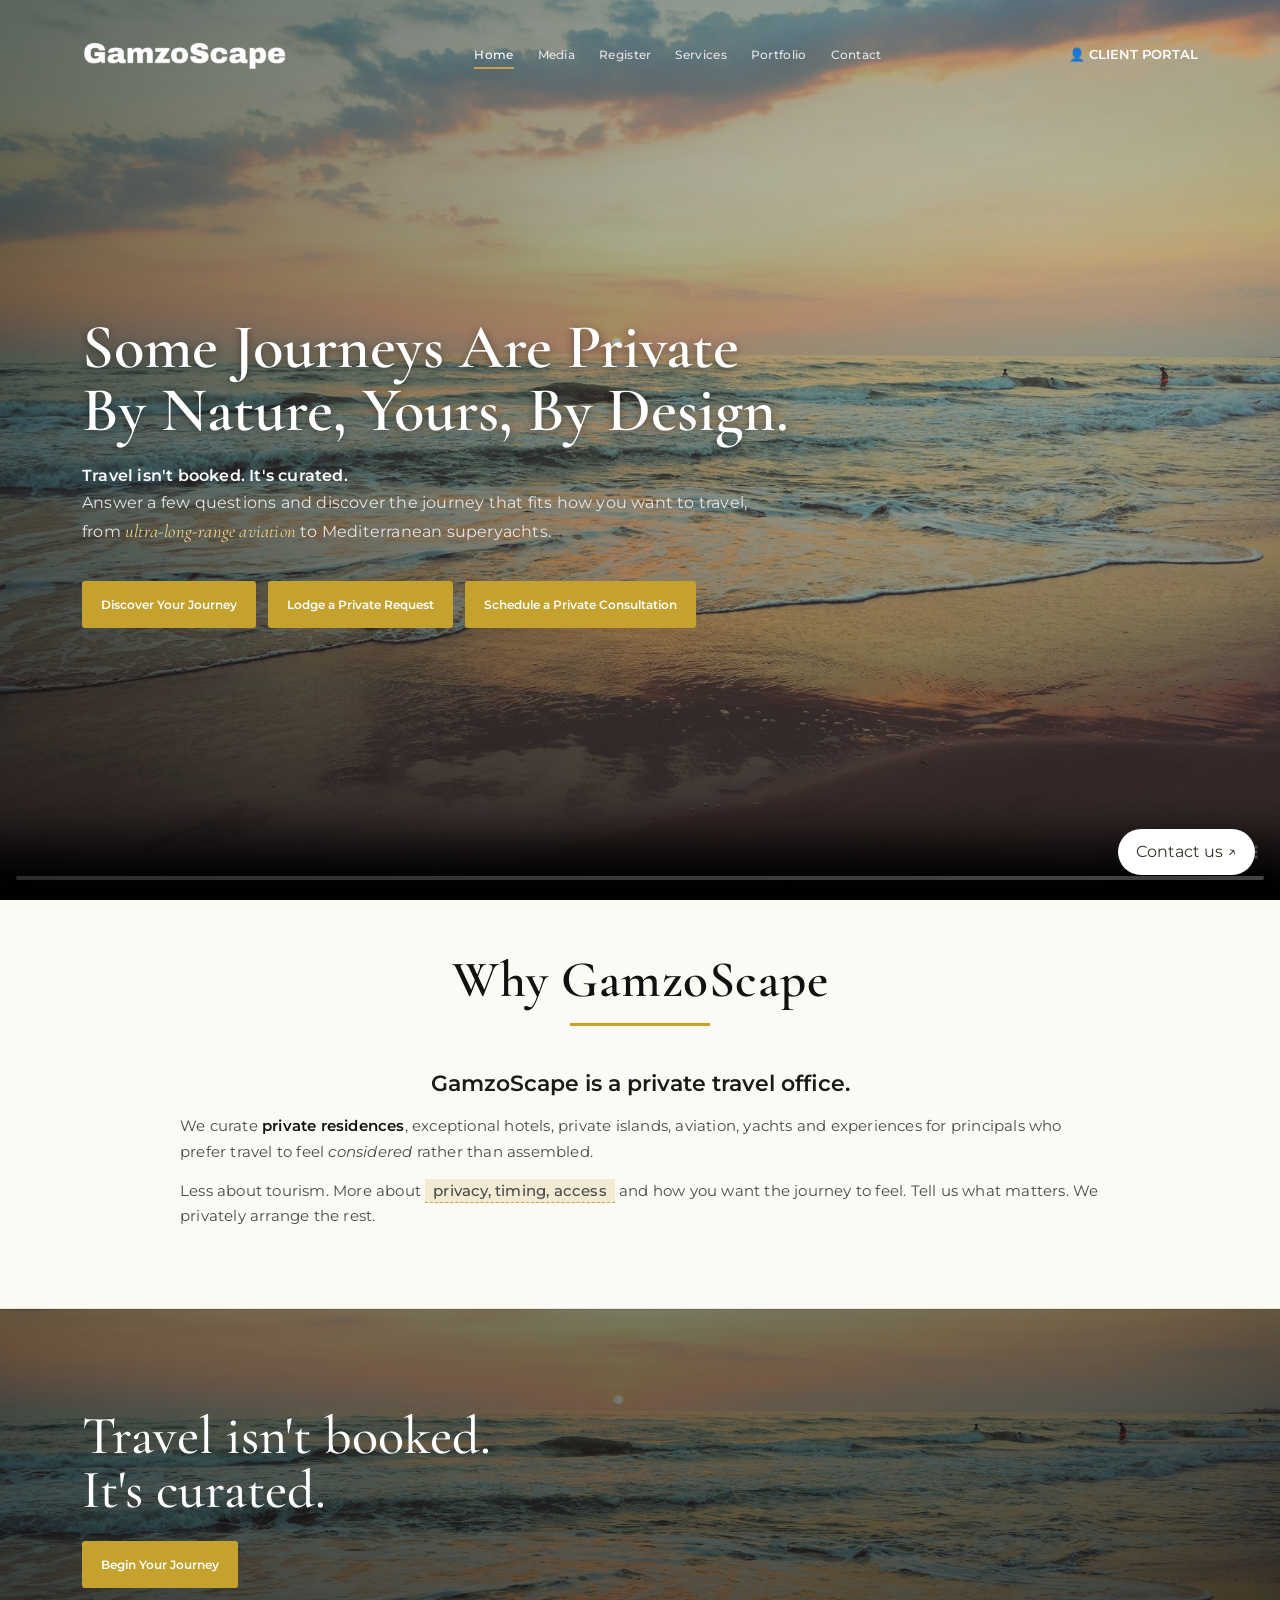
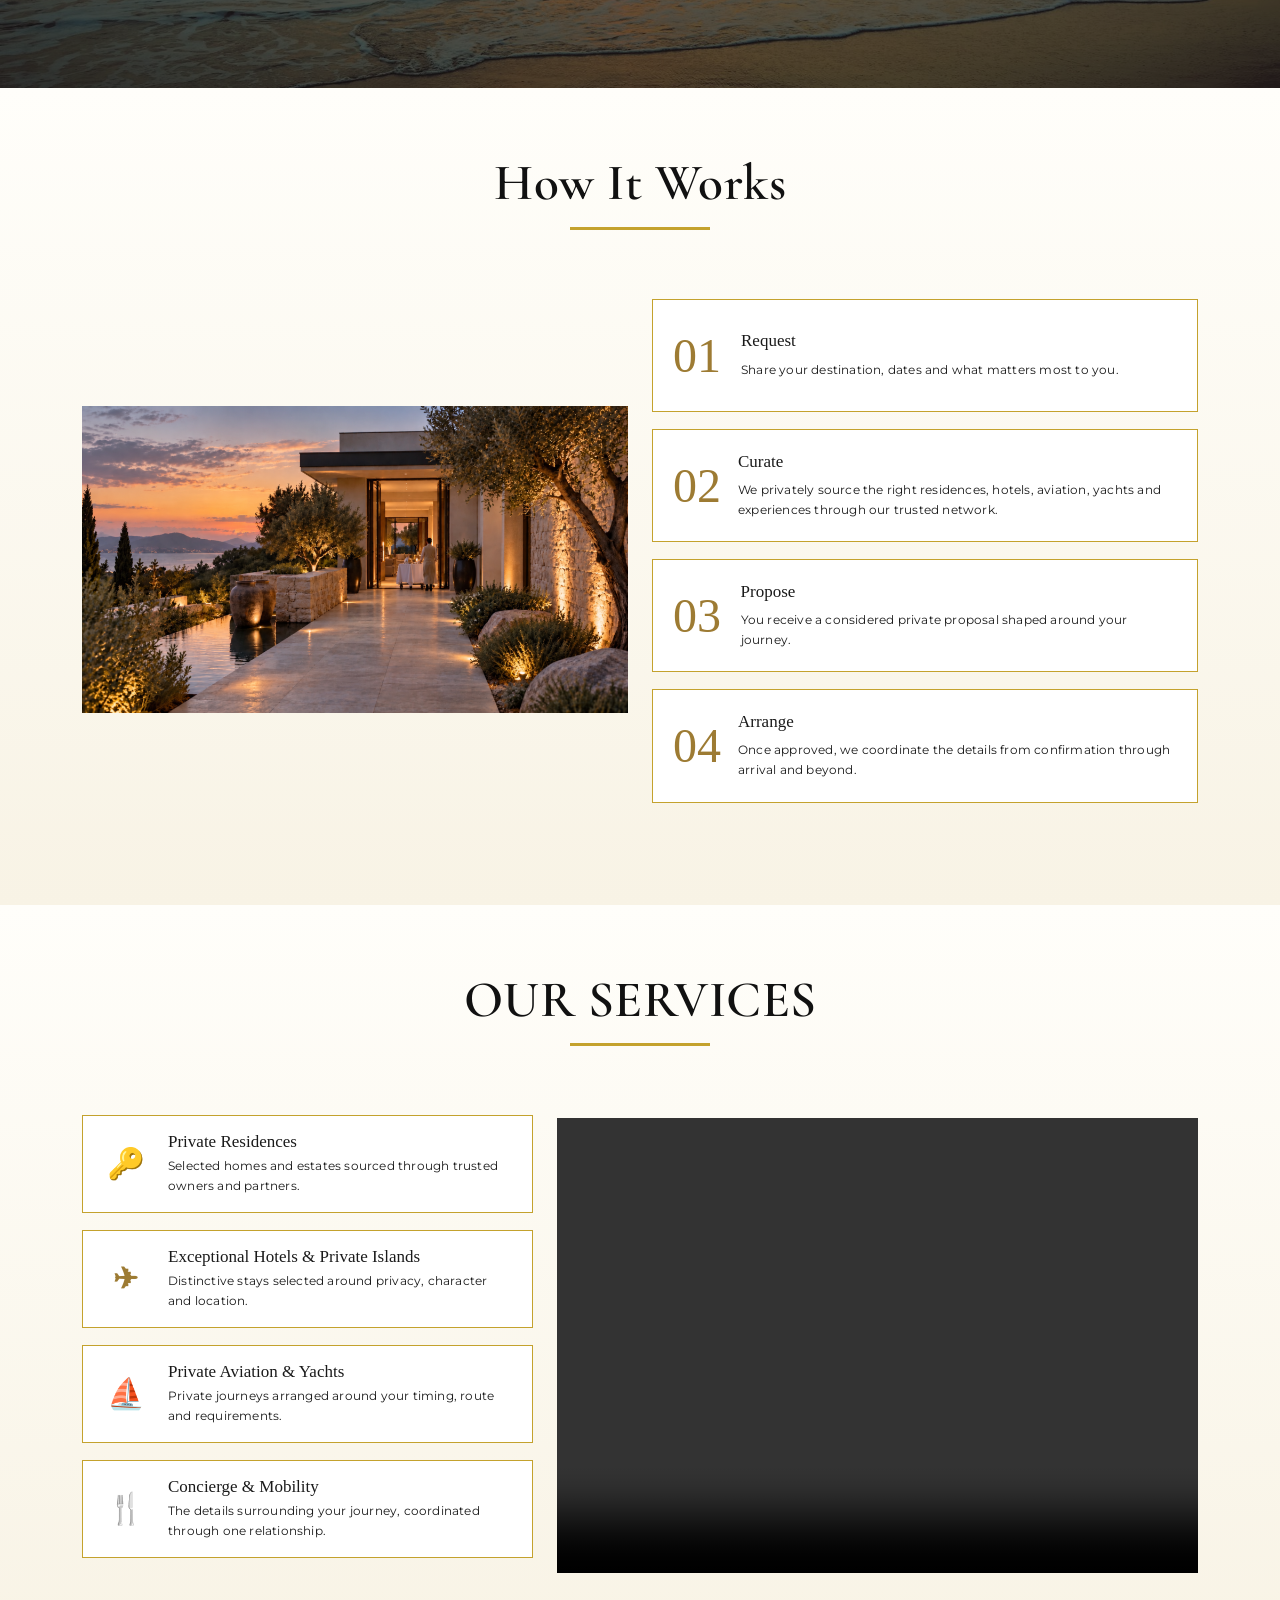
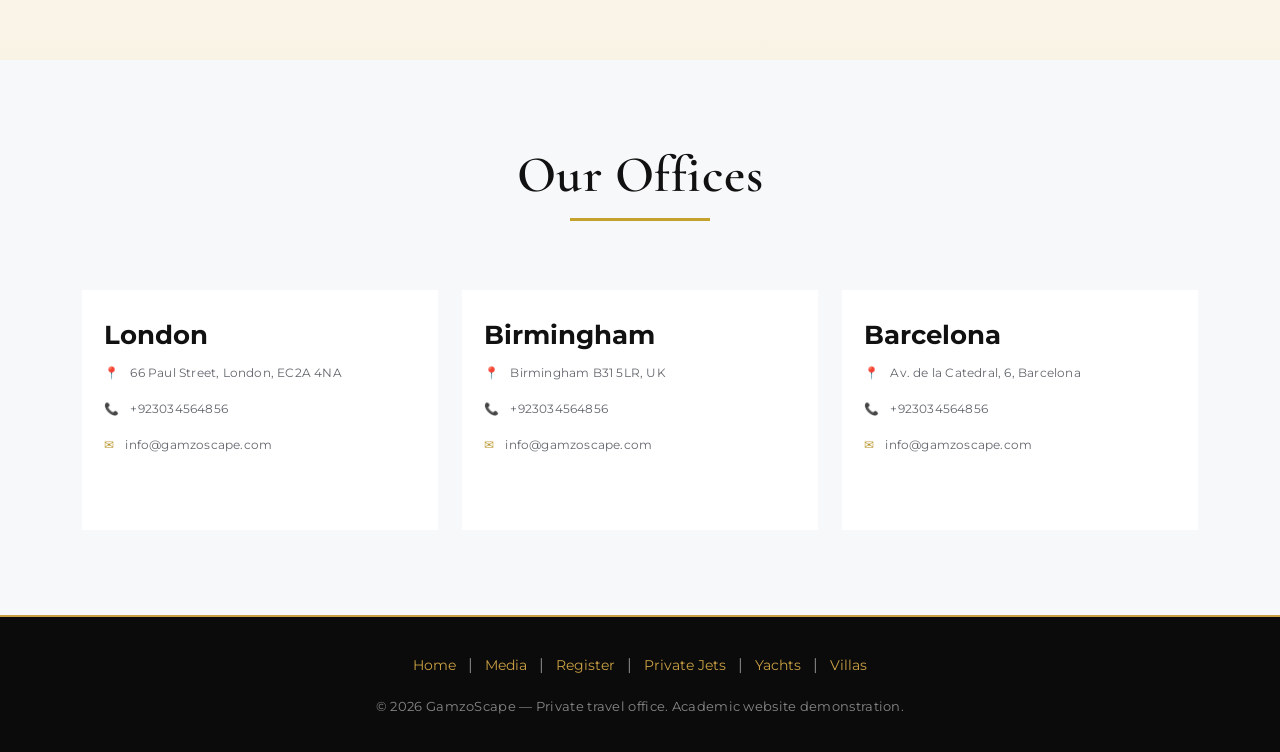
<file: index.html>
<!DOCTYPE html>
<html lang="en">
<head>
  <meta charset="UTF-8">
  <meta name="viewport" content="width=device-width, initial-scale=1.0">
  <title>GamzoScape — Private Travel Office</title>
  
  <link href="css/bootstrap.min.css" rel="stylesheet">
  <link rel="preconnect" href="https://fonts.googleapis.com">
  <link rel="preconnect" href="https://fonts.gstatic.com" crossorigin>
  <link href="https://fonts.googleapis.com/css2?family=Cormorant+Garamond:wght@500;600;700&family=Montserrat:wght@300;400;500;600&display=swap" rel="stylesheet">
  <link rel="stylesheet" href="css/home.css">
</head>
<body id="home-page">

  <main id="main"><section id="hero-banner" class="hero-section">
    <video class="hero-bg-video" autoplay muted loop playsinline controls poster="assets/images/journey.jpg">
      <source src="assets/video/Private-travel-office.mp4" type="video/mp4">
    </video>
    <div class="hero-video-overlay"></div>

    <!-- Navigation Bar (Style 1: Transparent Glass Overlay) -->
    <header class="gamzo-header">
      <div class="container d-flex flex-wrap justify-content-between align-items-center">
        <div class="logo-area">
          <a href="index.html">
            <img src="assets/images/logo.png" alt="GamzoScape Logo" class="brand-logo-img">
          </a>
        </div>

        <nav class="main-nav" aria-label="Main navigation">
          <ul class="d-flex flex-wrap list-unstyled mb-0 gap-4">
            <li><a href="index.html" class="active" aria-current="page">Home</a></li>
            <li><a href="media.html">Media</a></li>
            <li><a href="register.html">Register</a></li>
            <li><a href="services.html">Services</a></li>
            <li><a href="portfolio.html">Portfolio</a></li>
            <li><a href="contact.html">Contact</a></li>
          </ul>
        </nav>

        <div class="header-actions">
          <a href="register.html" class="login-btn">&#128100; CLIENT PORTAL</a>
        </div>
      </div>
    </header>

    <div class="container hero-body-wrapper">
      <div class="row">
        <div class="col-lg-8 hero-content">
          
          <h1 class="hero-headline">
            Some Journeys Are Private<br>
            By Nature, <span>Yours, By Design.</span>
          </h1>
          <p class="hero-subtext">
            <strong>Travel isn't booked. It's curated.</strong><br>
            Answer a few questions and discover the journey that fits how you want to travel, from <em class="serif-italic">ultra-long-range aviation</em> to Mediterranean superyachts.
          </p>
          <div class="hero-cta-group">
            <a href="media.html" class="btn-gamzo btn-gold">Discover Your Journey</a> <a href="register.html" class="btn-gamzo btn-gold">Lodge a Private Request</a> <a href="register.html#request-form" class="btn-gamzo btn-gold">Schedule a Private Consultation</a>
          </div>
        </div>
      </div>
    </div>
  </section>

  <section id="why-gamzoscape" class="intro-section text-center">
    <div class="container">
      <h2 class="serif-heading">Why GamzoScape</h2>
      <div class="gold-divider"></div>
      <div class="intro-copy-wrapper mx-auto">
        <h3 class="intro-bold-lead">GamzoScape is a private travel office.</h3>
        <p class="intro-paragraph">
          We curate <strong>private residences</strong>, exceptional hotels, private islands, aviation, yachts and experiences for principals who prefer travel to feel <em>considered</em> rather than assembled.
        </p>
        <p class="intro-paragraph-sub">
          Less about tourism. More about <span class="inline-highlight">privacy, timing, access</span> and how you want the journey to feel. Tell us what matters. We privately arrange the rest.
        </p>
      </div>
    </div>
  </section>

  <section class="quote-banner text-center">
    <div class="container">
      <div class="quote-banner-content">
        <h2 class="quote-banner-title">Travel isn't booked.<br>It's curated.</h2>
        <a href="register.html" class="btn-gamzo btn-gold">Begin Your Journey</a>
      </div>
    </div>
  </section>

  <section class="workflow-section">
    <div class="container">
      <h2 class="serif-heading text-center">How It Works</h2>
      <div class="gold-divider"></div>

      <div class="row align-items-center g-4 mt-2">
        <div class="col-lg-6">
          <img src="assets/images/1.png" alt="Private Luxury Residence" class="img-fluid rounded shadow featured-villa-img">
        </div>
        <div class="col-lg-6">
          <div class="step-card">
            <span class="step-counter">01</span>
            <div class="step-body">
              <h3 class="step-title">Request</h3>
              <p class="step-text mb-0">Share your destination, dates and what matters most to you.</p>
            </div>
          </div>
          <div class="step-card">
            <span class="step-counter">02</span>
            <div class="step-body">
              <h3 class="step-title">Curate</h3>
              <p class="step-text mb-0">We privately source the right residences, hotels, aviation, yachts and experiences through our trusted network.</p>
            </div>
          </div>
          <div class="step-card">
            <span class="step-counter">03</span>
            <div class="step-body">
              <h3 class="step-title">Propose</h3>
              <p class="step-text mb-0">You receive a considered private proposal shaped around your journey.</p>
            </div>
          </div>
          <div class="step-card">
            <span class="step-counter">04</span>
            <div class="step-body">
              <h3 class="step-title">Arrange</h3>
              <p class="step-text mb-0">Once approved, we coordinate the details from confirmation through arrival and beyond.</p>
            </div>
          </div>
        </div>
      </div>
    </div>
  </section>

  <section class="services-preview-section">
    <div class="container">
      <h2 class="serif-heading text-center">OUR SERVICES</h2>
      <div class="gold-divider"></div>

      <div class="row g-4 align-items-center mt-2">
        <div class="col-lg-5">
          <div class="service-spec-card">
            <div class="service-icon-box">&#128273;</div>
            <div class="service-spec-info">
              <h3 id="villas" class="mb-1">Private Residences</h3>
              <p class="mb-0">Selected homes and estates sourced through trusted owners and partners.</p>
            </div>
          </div>
          <div class="service-spec-card">
            <div class="service-icon-box">&#9992;</div>
            <div class="service-spec-info">
              <h3 class="mb-1">Exceptional Hotels &amp; Private Islands</h3>
              <p class="mb-0">Distinctive stays selected around privacy, character and location.</p>
            </div>
          </div>
          <div class="service-spec-card">
            <div class="service-icon-box">&#9973;</div>
            <div class="service-spec-info">
              <h3 id="private-jets" class="mb-1">Private Aviation &amp; <span id="yachts">Yachts</span></h3>
              <p class="mb-0">Private journeys arranged around your timing, route and requirements.</p>
            </div>
          </div>
          <div class="service-spec-card">
            <div class="service-icon-box">&#127860;</div>
            <div class="service-spec-info">
              <h3 class="mb-1">Concierge &amp; Mobility</h3>
              <p class="mb-0">The details surrounding your journey, coordinated through one relationship.</p>
            </div>
          </div>
        </div>

        <div class="col-lg-7">
          <div class="services-video-container rounded shadow overflow-hidden">
            <video class="services-video" autoplay muted loop playsinline controls>
              <source src="assets/video/Our-service.mp4" type="video/mp4">
              Your browser does not support the video tag.
            </video>
          </div>
        </div>
      </div>
    </div>
  </section>

  <section class="offices-section text-center">
    <div class="container">
      <h2 class="serif-heading">Our Offices</h2>
      <div class="gold-divider"></div>

      <div class="row g-4 mt-2 justify-content-center">
        <div class="col-md-4">
          <div class="office-location-card">
            <h3 class="office-city">London</h3>
            <p class="office-detail"><span class="office-glyph">&#128205;</span> 66 Paul Street, London, EC2A 4NA</p>
            <p class="office-detail"><span class="office-glyph">&#128222;</span> <a href="tel:+923034564856">+923034564856</a></p>
            <p class="office-detail mb-0"><span class="office-glyph">&#9993;</span> <a href="mailto:info@gamzoscape.com">info@gamzoscape.com</a></p>
          </div>
        </div>
        <div class="col-md-4">
          <div class="office-location-card">
            <h3 class="office-city">Birmingham</h3>
            <p class="office-detail"><span class="office-glyph">&#128205;</span> Birmingham B31 5LR, UK</p>
            <p class="office-detail"><span class="office-glyph">&#128222;</span> <a href="tel:+923034564856">+923034564856</a></p>
            <p class="office-detail mb-0"><span class="office-glyph">&#9993;</span> <a href="mailto:info@gamzoscape.com">info@gamzoscape.com</a></p>
          </div>
        </div>
        <div class="col-md-4">
          <div class="office-location-card">
            <h3 class="office-city">Barcelona</h3>
            <p class="office-detail"><span class="office-glyph">&#128205;</span> Av. de la Catedral, 6, Barcelona</p>
            <p class="office-detail"><span class="office-glyph">&#128222;</span> <a href="tel:+923034564856">+923034564856</a></p>
            <p class="office-detail mb-0"><span class="office-glyph">&#9993;</span> <a href="mailto:info@gamzoscape.com">info@gamzoscape.com</a></p>
          </div>
        </div>
      </div>
    </div>
  </section>

  </main><a class="contact-float" href="https://wa.me/923034564856" aria-label="Contact GamzoScape on WhatsApp">Contact us ↗</a><footer id="main-footer" class="simple-site-footer text-center">
    <div class="container">
      <div class="footer-nav-links mb-3">
        <a href="index.html">Home</a> |
        <a href="media.html">Media</a> |
        <a href="register.html">Register</a> |
        <a href="index.html#private-jets">Private Jets</a> |
        <a href="index.html#yachts">Yachts</a> |
        <a href="index.html#villas">Villas</a>
      </div>
      <p class="copyright-text">&copy; 2026 GamzoScape — Private travel office. Academic website demonstration.</p>
    </div>
  </footer>

</body>
</html>
</file>
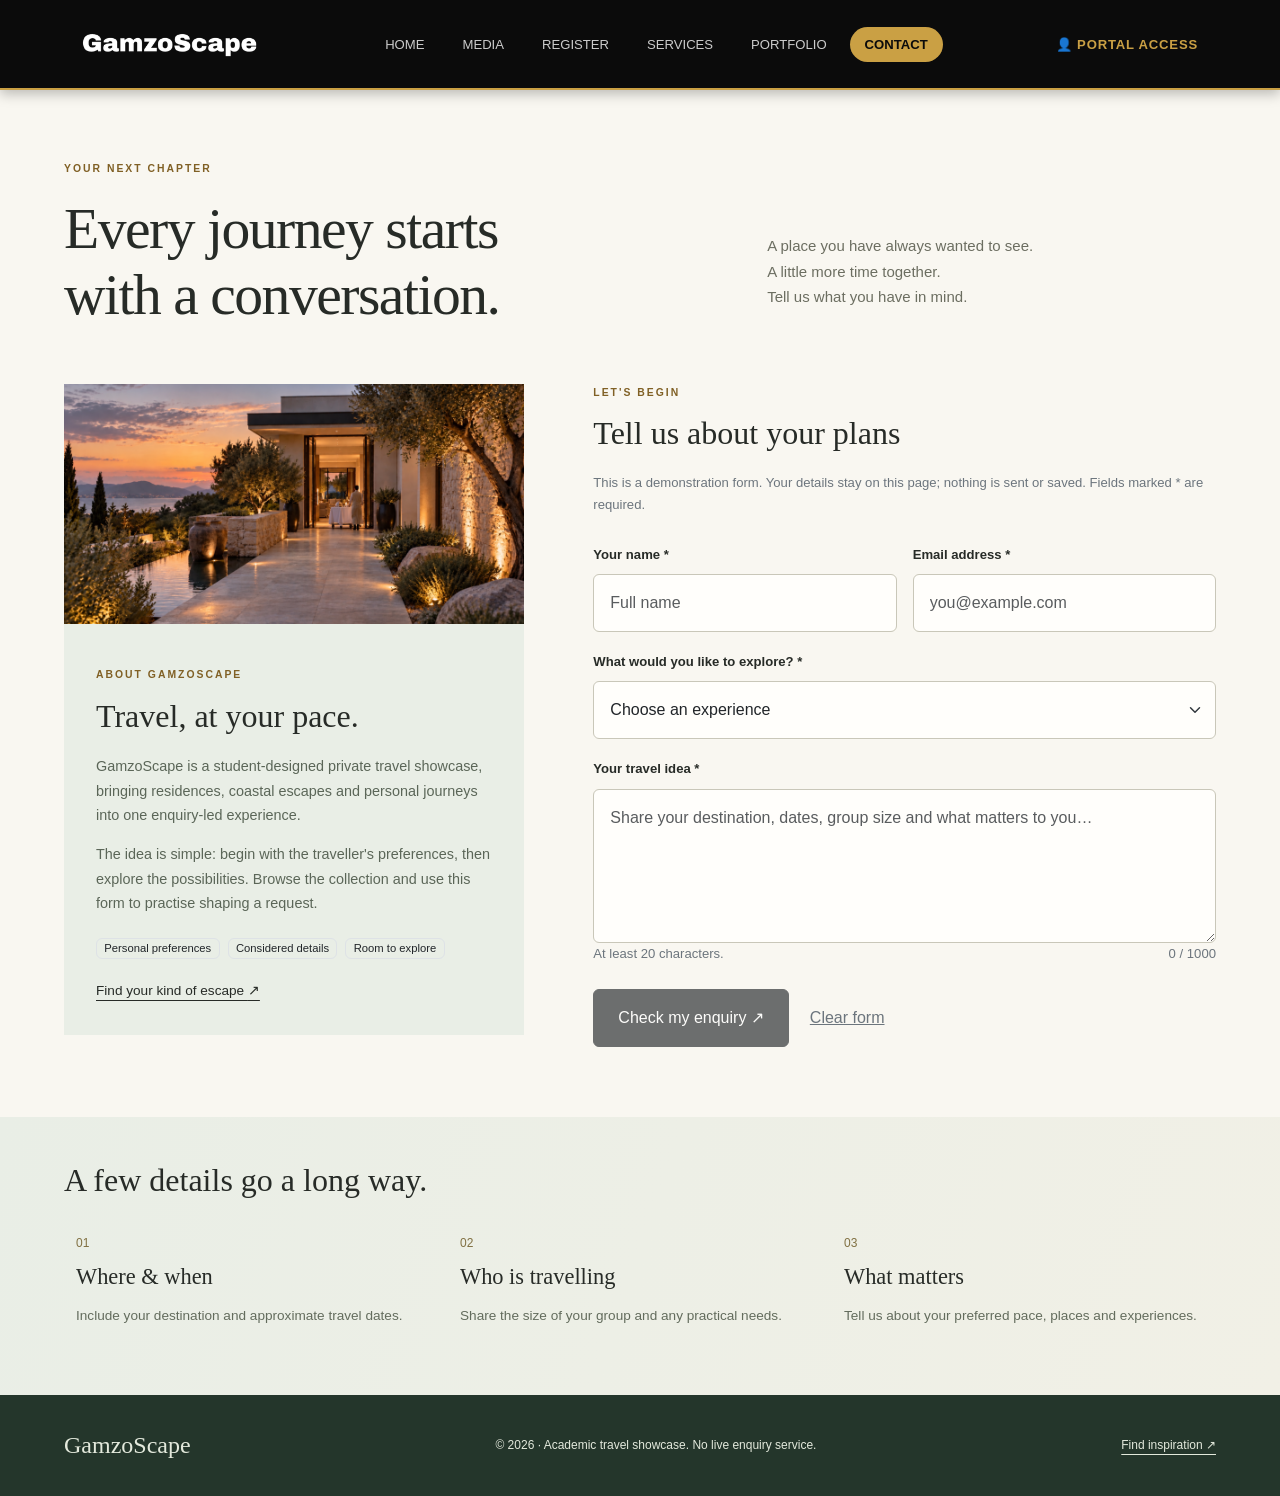
<file: contact.html>
<!DOCTYPE html>
<html lang="en">
<head>
    <meta charset="UTF-8">
    <meta name="viewport" content="width=device-width, initial-scale=1.0">
    <meta name="description" content="Meet the GamzoScape concept and shape a personal travel enquiry.">
    <title>Contact &amp; About | GamzoScape</title>
    <link rel="stylesheet" href="css/bootstrap.min.css">
    <link rel="stylesheet" href="css/contact.css">
    <script src="js/contact.js" defer></script>
    <link rel="stylesheet" href="css/header.css">
</head>
<body>
    <a class="skip-link visually-hidden-focusable position-fixed top-0 start-0 bg-white px-3 py-2 m-2 z-3" href="#main">Skip to content</a>
    <header class="gamzo-header header-dark">
        <div class="container d-flex flex-wrap flex-column flex-md-row justify-content-center justify-content-xl-between align-items-center gap-3">
            <a href="index.html" aria-label="GamzoScape home">
                <img src="assets/images/logo.png" alt="GamzoScape" class="brand-logo-img">
            </a>
            <nav class="main-nav" aria-label="Main navigation">
                <ul class="d-flex flex-wrap justify-content-center list-unstyled m-0 p-0 gap-2">
                    <li><a href="index.html">Home</a></li>
                    <li><a href="media.html">Media</a></li>
                    <li><a href="register.html">Register</a></li>
                    <li><a href="services.html">Services</a></li>
                    <li><a href="portfolio.html">Portfolio</a></li>
                    <li><a href="contact.html" class="active" aria-current="page">Contact</a></li>
                </ul>
            </nav>
            <div class="header-actions d-none d-xl-block">
                <a href="register.html" class="login-btn">&#128100; PORTAL ACCESS</a>
            </div>
        </div>
    </header>
    <main id="main">
        <section class="contact-intro" aria-labelledby="contact-title">
            <div><p class="eyebrow">YOUR NEXT CHAPTER</p><h1 id="contact-title">Every journey starts<br>with a conversation.</h1></div>
            <p>A place you have always wanted to see.<br>A little more time together.<br>Tell us what you have in mind.</p>
        </section>
        <!-- Grid creates the main columns; Flexbox arranges details and actions. -->
        <div class="contact-layout">
            <section class="about-panel" aria-labelledby="about-title">
                <img src="assets/images/1.png" alt="A peaceful terrace with warm lights and a view of the sea" width="1024" height="576" class="img-fluid d-block object-fit-cover">
                <div class="about-copy">
                    <p class="eyebrow">ABOUT GAMZOSCAPE</p>
                    <h2 id="about-title">Travel, at your pace.</h2>
                    <p>GamzoScape is a student-designed private travel showcase, bringing residences, coastal escapes and personal journeys into one enquiry-led experience.</p>
                    <p>The idea is simple: begin with the traveller's preferences, then explore the possibilities. Browse the collection and use this form to practise shaping a request.</p>
                    <ul class="travel-values d-flex flex-wrap gap-2 list-unstyled m-0 pt-2"><li class="badge border rounded text-dark fw-normal">Personal preferences</li><li class="badge border rounded text-dark fw-normal">Considered details</li><li class="badge border rounded text-dark fw-normal">Room to explore</li></ul>
                    <a href="services.html">Find your kind of escape <span aria-hidden="true">↗</span></a>
                </div>
            </section>
            <section class="enquiry-panel" aria-labelledby="enquiry-title">
                <p class="eyebrow">LET'S BEGIN</p>
                <h2 id="enquiry-title">Tell us about your plans</h2>
                <p id="demo-note" class="form-note small text-secondary mb-4">This is a demonstration form. Your details stay on this page; nothing is sent or saved. Fields marked * are required.</p>
                <noscript><p class="no-script-note text-danger">Enable JavaScript to check this demonstration enquiry. The form does not send messages.</p></noscript>
                <form id="enquiry-form" aria-describedby="demo-note">
                    <div class="row g-3">
                        <div class="col-lg-6">
                            <label class="form-label small fw-bold" for="contact-name">Your name *</label>
                            <input class="form-control p-3" id="contact-name" name="name" type="text" required minlength="2" maxlength="80" autocomplete="name" placeholder="Full name" aria-describedby="name-error">
                            <span class="field-error" id="name-error"></span>
                        </div>
                        <div class="col-lg-6">
                            <label class="form-label small fw-bold" for="contact-email">Email address *</label>
                            <input class="form-control p-3" id="contact-email" name="email" type="email" required maxlength="120" autocomplete="email" placeholder="you@example.com" aria-describedby="email-error">
                            <span class="field-error" id="email-error"></span>
                        </div>
                        <div class="col-12">
                            <label class="form-label small fw-bold" for="contact-service">What would you like to explore? *</label>
                            <select class="form-select p-3" id="contact-service" name="service" required aria-describedby="service-error">
                                <option value="" selected disabled>Choose an experience</option>
                                <option value="residence">Private residences</option>
                                <option value="coastal">Yachts &amp; coastal escapes</option>
                                <option value="aviation">Private aviation &amp; concierge</option>
                                <option value="undecided">I would like some inspiration</option>
                            </select>
                            <span class="field-error" id="service-error"></span>
                        </div>
                        <div class="col-12">
                            <label class="form-label small fw-bold" for="contact-message">Your travel idea *</label>
                            <textarea class="form-control p-3" id="contact-message" name="message" rows="5" required minlength="20" maxlength="1000" placeholder="Share your destination, dates, group size and what matters to you…" aria-describedby="message-hint message-count message-error"></textarea>
                            <span class="field-error" id="message-error"></span>
                            <div class="d-flex justify-content-between flex-wrap gap-2 small text-secondary"><span id="message-hint">At least 20 characters.</span><span id="message-count">0 / 1000</span></div>
                        </div>
                    </div>
                    <div class="form-actions mt-4">
                        <!-- Enabled by contact.js only after the local handler is ready. -->
                        <button class="btn btn-dark px-4 py-3" id="check-enquiry" type="submit" disabled>Check my enquiry <span aria-hidden="true">↗</span></button>
                        <button class="btn btn-link text-secondary p-0" type="reset">Clear form</button>
                    </div>
                    <p id="form-status" class="form-status small mt-3" role="status" aria-live="polite" aria-atomic="true"></p>
                </form>
            </section>
        </div>
        <section class="before-enquiry" aria-labelledby="before-title">
            <h2 id="before-title">A few details go a long way.</h2>
            <div class="planning-details row g-4 mx-auto">
                <div class="col-sm-6 col-lg-4"><span>01</span><h3>Where &amp; when</h3><p>Include your destination and approximate travel dates.</p></div>
                <div class="col-sm-6 col-lg-4"><span>02</span><h3>Who is travelling</h3><p>Share the size of your group and any practical needs.</p></div>
                <div class="col-sm-6 col-lg-4"><span>03</span><h3>What matters</h3><p>Tell us about your preferred pace, places and experiences.</p></div>
            </div>
        </section>
    </main>
    <footer class="d-flex flex-wrap flex-column flex-md-row align-items-start align-items-md-center justify-content-between gap-3"><a href="index.html">GamzoScape</a><p>© 2026 · Academic travel showcase. No live enquiry service.</p><a href="portfolio.html">Find inspiration ↗</a></footer>
</body>
</html>
</file>
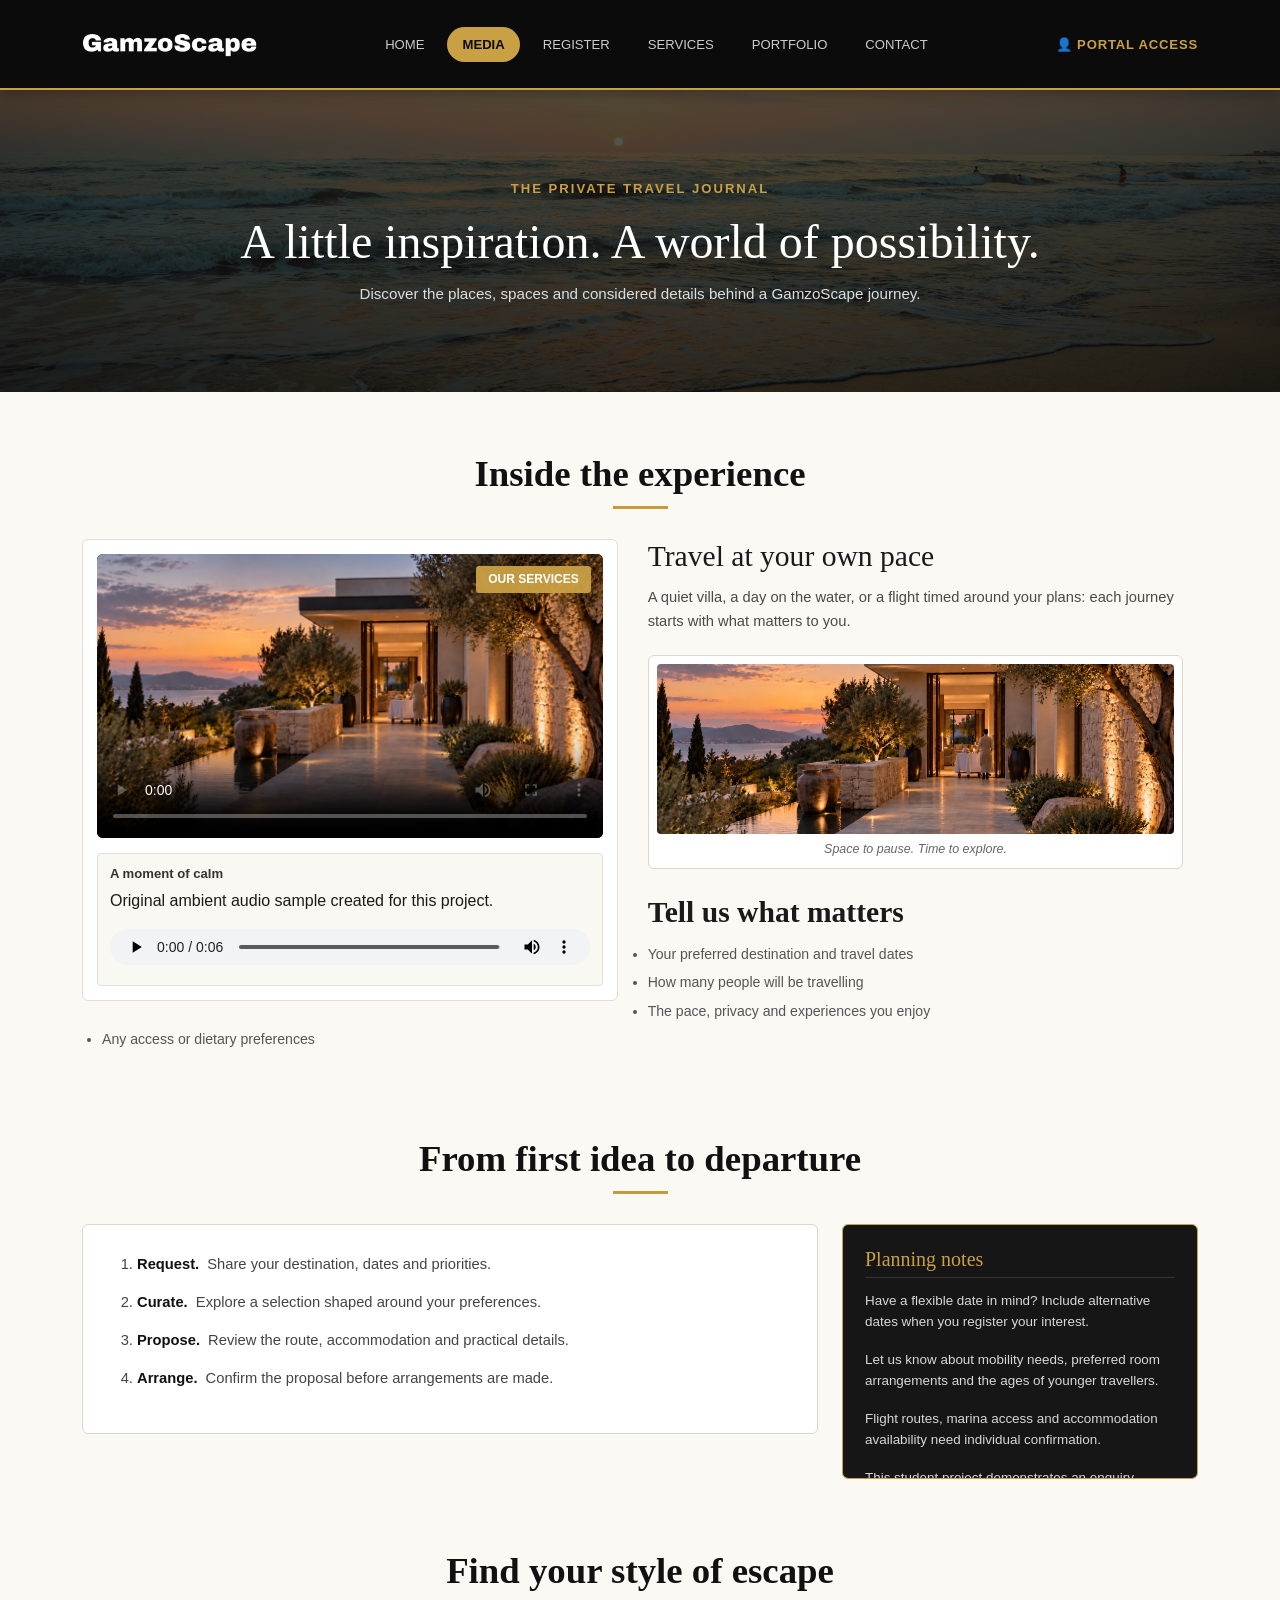
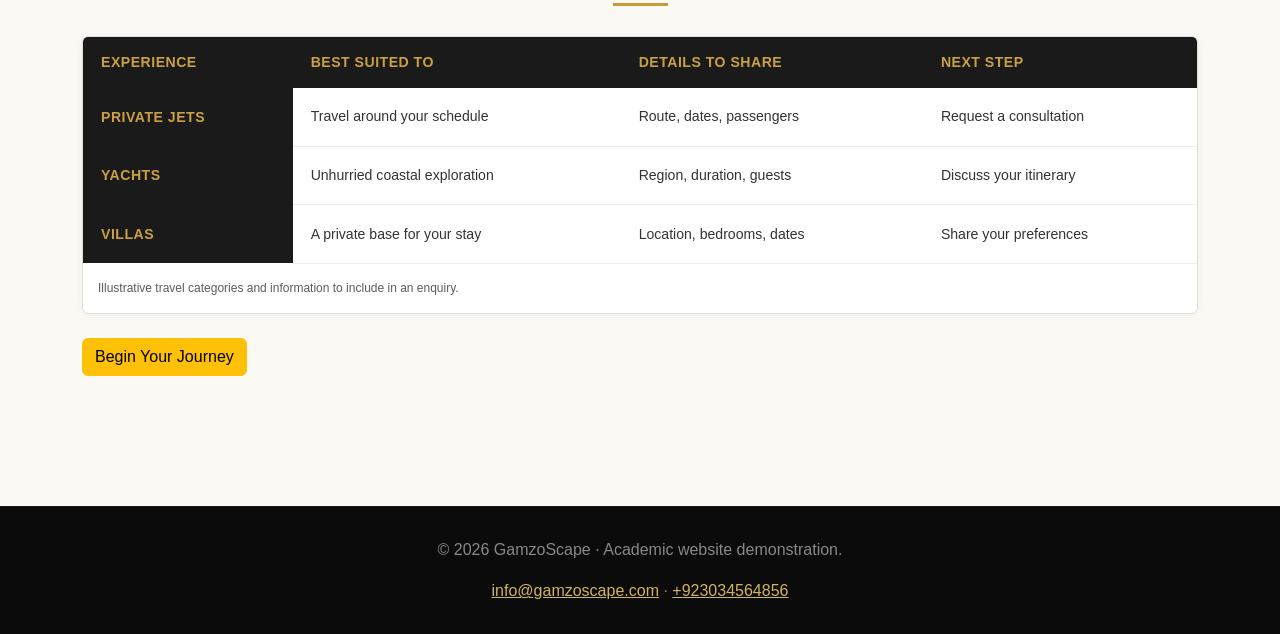
<file: media.html>
<!DOCTYPE html>
<html lang="en">
    <head>
        <meta charset="UTF-8">
        <meta name="viewport" content="width=device-width, initial-scale=1">
        <title>Media &amp; Travel Guide | GamzoScape</title>
        <link rel="stylesheet" href="css/bootstrap.min.css">
        <link rel="stylesheet" href="css/media.css">
        <link rel="stylesheet" href="css/header.css">
    </head>
    <body id="media-page">
        <header class="gamzo-header header-dark">
            <div class="container d-flex flex-wrap flex-column flex-md-row justify-content-center justify-content-xl-between align-items-center gap-3">
                <a href="index.html" aria-label="GamzoScape home">
                    <img src="assets/images/logo.png" alt="GamzoScape" class="brand-logo-img">
                </a>
                <nav class="main-nav" aria-label="Main navigation">
                    <ul class="d-flex flex-wrap justify-content-center list-unstyled m-0 p-0 gap-2">
                        <li><a href="index.html">Home</a></li>
                        <li><a href="media.html" class="active" aria-current="page">Media</a></li>
                        <li><a href="register.html">Register</a></li>
                        <li><a href="services.html">Services</a></li>
                        <li><a href="portfolio.html">Portfolio</a></li>
                        <li><a href="contact.html">Contact</a></li>
                    </ul>
                </nav>
                <div class="header-actions d-none d-xl-block">
                    <a href="register.html" class="login-btn">&#128100; PORTAL ACCESS</a>
                </div>
            </div>
        </header>        <section class="media-hero-banner">
            <div class="container hero-overlay-content">
                <span class="gold-subtitle">THE PRIVATE TRAVEL JOURNAL</span>
                <h1 class="media-title">A little inspiration. A world of possibility.</h1>
                <p class="media-desc">Discover the places, spaces and considered details behind a GamzoScape journey.</p>
            </div>
        </section>
        <main class="container page-container">
            <section class="showcase-section">
                <h2 class="section-heading">Inside the experience</h2>
                <div class="gold-line"></div>
                <div class="multimedia-wrapper">
                    <div class="floated-media-box">
                        <div class="video-container">
                            <video controls preload="metadata" poster="assets/images/1.png">
                                <source src="assets/video/Our-service.mp4" type="video/mp4">
                                Your browser cannot play this film.
                            </video>
                            <span class="badge-tag">Our services</span>
                        </div>
                        <div class="audio-container">
                            <h3 class="audio-label">A moment of calm</h3>
                            <p>Original ambient audio sample created for this project.</p>
                            <audio controls preload="metadata">
                                <source src="assets/audio/journey.wav" type="audio/wav">
                                Your browser cannot play audio.
                            </audio>
                        </div>
                    </div>
                    <div class="text-content">
                        <h3>Travel at your own pace</h3>
                        <p>A quiet villa, a day on the water, or a flight timed around your plans: each journey starts with what matters to you.</p>
                        <figure class="cabin-preview-card">
                            <img src="assets/images/1.png" alt="A private residence at dusk" class="cabin-img" loading="lazy">
                            <figcaption class="cabin-img-caption">Space to pause. Time to explore.</figcaption>
                        </figure>
                        <h3 class="list-title">Tell us what matters</h3>
                        <ul class="amenities-list">
                            <li>Your preferred destination and travel dates</li>
                            <li>How many people will be travelling</li>
                            <li>The pace, privacy and experiences you enjoy</li>
                            <li>Any access or dietary preferences</li>
                        </ul>
                    </div>
                    <div class="clearfix"></div>
                </div>
            </section>
            <section class="procedure-section">
                <h2 class="section-heading">From first idea to departure</h2>
                <div class="gold-line"></div>
                <div class="row g-4">
                    <div class="col-md-8">
                        <div class="procedure-card">
                            <ol class="charter-steps-list">
                                <li><strong>Request.</strong> Share your destination, dates and priorities.</li>
                                <li><strong>Curate.</strong> Explore a selection shaped around your preferences.</li>
                                <li><strong>Propose.</strong> Review the route, accommodation and practical details.</li>
                                <li><strong>Arrange.</strong> Confirm the proposal before arrangements are made.</li>
                            </ol>
                        </div>
                    </div>
                    <div class="col-md-4">
                        <aside class="compliance-scroll-box">
                            <h3 class="scroll-box-title">Planning notes</h3>
                            <p>Have a flexible date in mind? Include alternative dates when you register your interest.</p>
                            <p>Let us know about mobility needs, preferred room arrangements and the ages of younger travellers.</p>
                            <p>Flight routes, marina access and accommodation availability need individual confirmation.</p>
                            <p>This student project demonstrates an enquiry journey. It does not provide live availability, prices or booking services.</p>
                        </aside>
                    </div>
                </div>
            </section>
            <section class="specs-table-section">
                <h2 class="section-heading">Find your style of escape</h2>
                <div class="gold-line"></div>
                <div class="table-overflow-wrapper">
                    <table class="specs-table">
                        <caption>Illustrative travel categories and information to include in an enquiry.</caption>
                        <thead>
                            <tr>
                                <th scope="col">Experience</th>
                                <th scope="col">Best suited to</th>
                                <th scope="col">Details to share</th>
                                <th scope="col">Next step</th>
                            </tr>
                        </thead>
                        <tbody>
                            <tr>
                                <th scope="row">Private Jets</th>
                                <td>Travel around your schedule</td>
                                <td>Route, dates, passengers</td>
                                <td>Request a consultation</td>
                            </tr>
                            <tr>
                                <th scope="row">Yachts</th>
                                <td>Unhurried coastal exploration</td>
                                <td>Region, duration, guests</td>
                                <td>Discuss your itinerary</td>
                            </tr>
                            <tr>
                                <th scope="row">Villas</th>
                                <td>A private base for your stay</td>
                                <td>Location, bedrooms, dates</td>
                                <td>Share your preferences</td>
                            </tr>
                        </tbody>
                    </table>
                </div>
                <a href="register.html" class="btn btn-warning mt-4">Begin Your Journey</a>
            </section>
        </main>
        <footer class="simple-site-footer text-center">
            <p>© 2026 GamzoScape · Academic website demonstration.</p>
            <a href="mailto:info@gamzoscape.com">info@gamzoscape.com</a> · <a href="tel:+923034564856">+923034564856</a>
        </footer>
    </body>
</html>
</file>
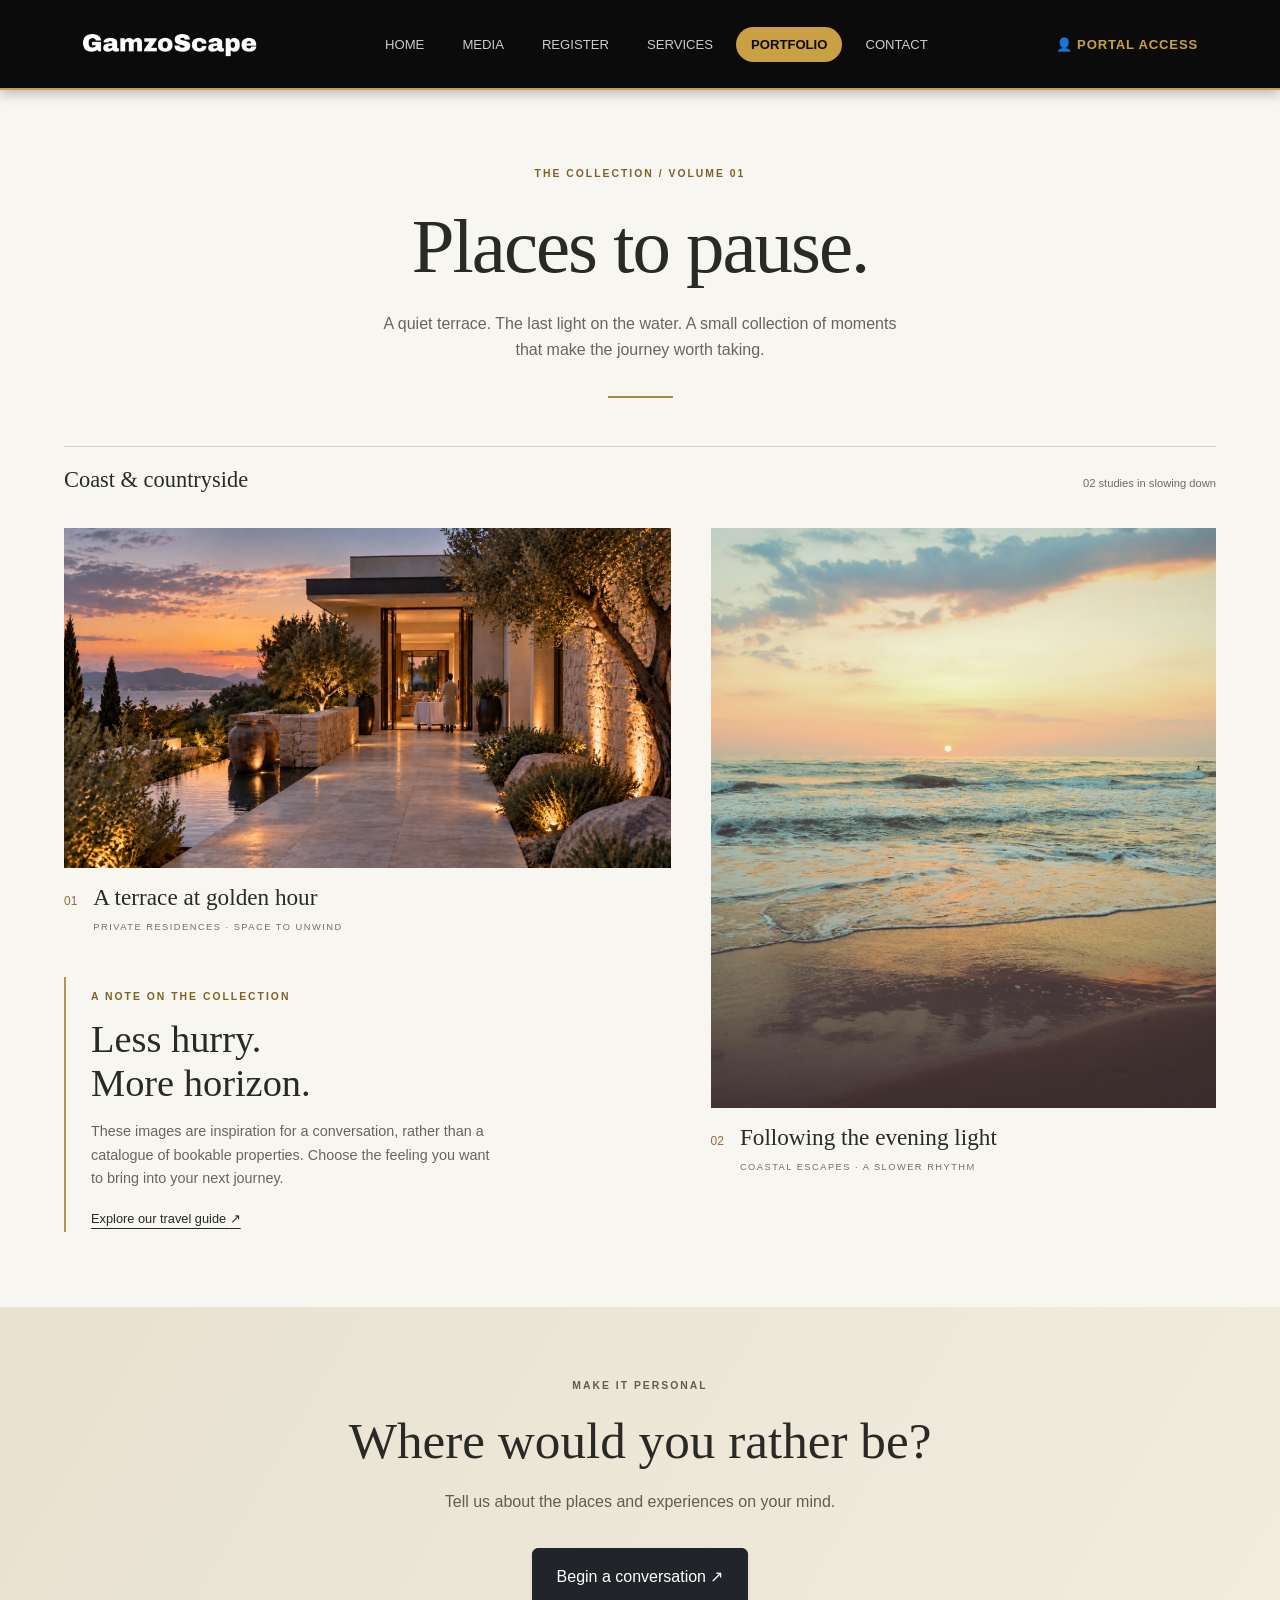
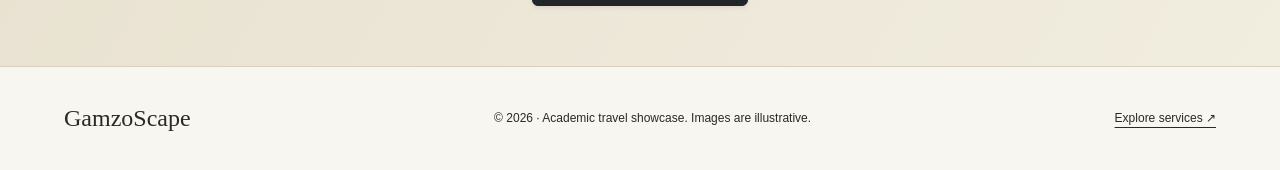
<file: portfolio.html>
<!DOCTYPE html>
<html lang="en">
<head>
    <meta charset="UTF-8">
    <meta name="viewport" content="width=device-width, initial-scale=1.0">
    <meta name="description" content="A visual travel journal of coastal light and private spaces from GamzoScape.">
    <title>The Collection | GamzoScape</title>
    <link rel="stylesheet" href="css/bootstrap.min.css">
    <link rel="stylesheet" href="css/portfolio.css">
    <link rel="stylesheet" href="css/header.css">
</head>
<body>
    <a class="skip-link visually-hidden-focusable position-fixed top-0 start-0 bg-white px-3 py-2 m-2 z-3" href="#main">Skip to content</a>
    <header class="gamzo-header header-dark">
        <div class="container d-flex flex-wrap flex-column flex-md-row justify-content-center justify-content-xl-between align-items-center gap-3">
            <a href="index.html" aria-label="GamzoScape home">
                <img src="assets/images/logo.png" alt="GamzoScape" class="brand-logo-img">
            </a>
            <nav class="main-nav" aria-label="Main navigation">
                <ul class="d-flex flex-wrap justify-content-center list-unstyled m-0 p-0 gap-2">
                    <li><a href="index.html">Home</a></li>
                    <li><a href="media.html">Media</a></li>
                    <li><a href="register.html">Register</a></li>
                    <li><a href="services.html">Services</a></li>
                    <li><a href="portfolio.html" class="active" aria-current="page">Portfolio</a></li>
                    <li><a href="contact.html">Contact</a></li>
                </ul>
            </nav>
            <div class="header-actions d-none d-xl-block">
                <a href="register.html" class="login-btn">&#128100; PORTAL ACCESS</a>
            </div>
        </div>
    </header>
    <main id="main">
        <section class="gallery-intro text-center mx-auto" aria-labelledby="gallery-title">
            <p class="eyebrow">THE COLLECTION / VOLUME 01</p>
            <h1 id="gallery-title">Places to pause.</h1>
            <p>A quiet terrace. The last light on the water. A small collection of moments that make the journey worth taking.</p>
            <span class="intro-rule" aria-hidden="true"></span>
        </section>
        <section class="gallery-section mx-auto" aria-labelledby="gallery-heading">
            <div class="gallery-heading d-flex flex-wrap justify-content-between gap-2 pt-3 mb-4"><h2 id="gallery-heading">Coast &amp; countryside</h2><p>02 studies in slowing down</p></div>
            <!-- Named Grid areas change at 900px and 600px. -->
            <div class="travel-gallery">
                <figure class="gallery-item residence-study m-0">
                    <div class="photo-frame overflow-hidden"><img src="assets/images/1.png" alt="A contemporary coastal residence with a stone terrace and warm interior lighting" width="1024" height="576" class="img-fluid d-block object-fit-cover"></div>
                    <figcaption class="d-flex align-items-baseline gap-3 pt-3"><span class="image-number">01</span><div><h3>A terrace at golden hour</h3><p>PRIVATE RESIDENCES · SPACE TO UNWIND</p></div></figcaption>
                </figure>
                <figure class="gallery-item coast-study m-0">
                    <div class="photo-frame overflow-hidden"><img src="assets/images/journey.jpg" alt="Soft orange sunset reflected in the waves along a sandy shore" width="1920" height="1243" class="img-fluid d-block object-fit-cover"></div>
                    <figcaption class="d-flex align-items-baseline gap-3 pt-3"><span class="image-number">02</span><div><h3>Following the evening light</h3><p>COASTAL ESCAPES · A SLOWER RHYTHM</p></div></figcaption>
                </figure>
                <aside class="collection-note"><p class="eyebrow">A NOTE ON THE COLLECTION</p><h2>Less hurry.<br>More horizon.</h2><p>These images are inspiration for a conversation, rather than a catalogue of bookable properties. Choose the feeling you want to bring into your next journey.</p><a href="media.html">Explore our travel guide <span aria-hidden="true">↗</span></a></aside>
            </div>
        </section>
        <section class="gallery-invitation text-center" aria-labelledby="invitation-title">
            <p class="eyebrow">MAKE IT PERSONAL</p><h2 id="invitation-title">Where would you rather be?</h2>
            <p>Tell us about the places and experiences on your mind.</p><a class="btn btn-dark px-4 py-3 mt-3 shadow-sm" href="contact.html#enquiry-form">Begin a conversation <span aria-hidden="true">↗</span></a>
        </section>
    </main>
    <footer class="d-flex flex-wrap flex-column flex-md-row align-items-start align-items-md-center justify-content-between gap-3"><a href="index.html">GamzoScape</a><p>© 2026 · Academic travel showcase. Images are illustrative.</p><a href="services.html">Explore services ↗</a></footer>
</body>
</html>
</file>
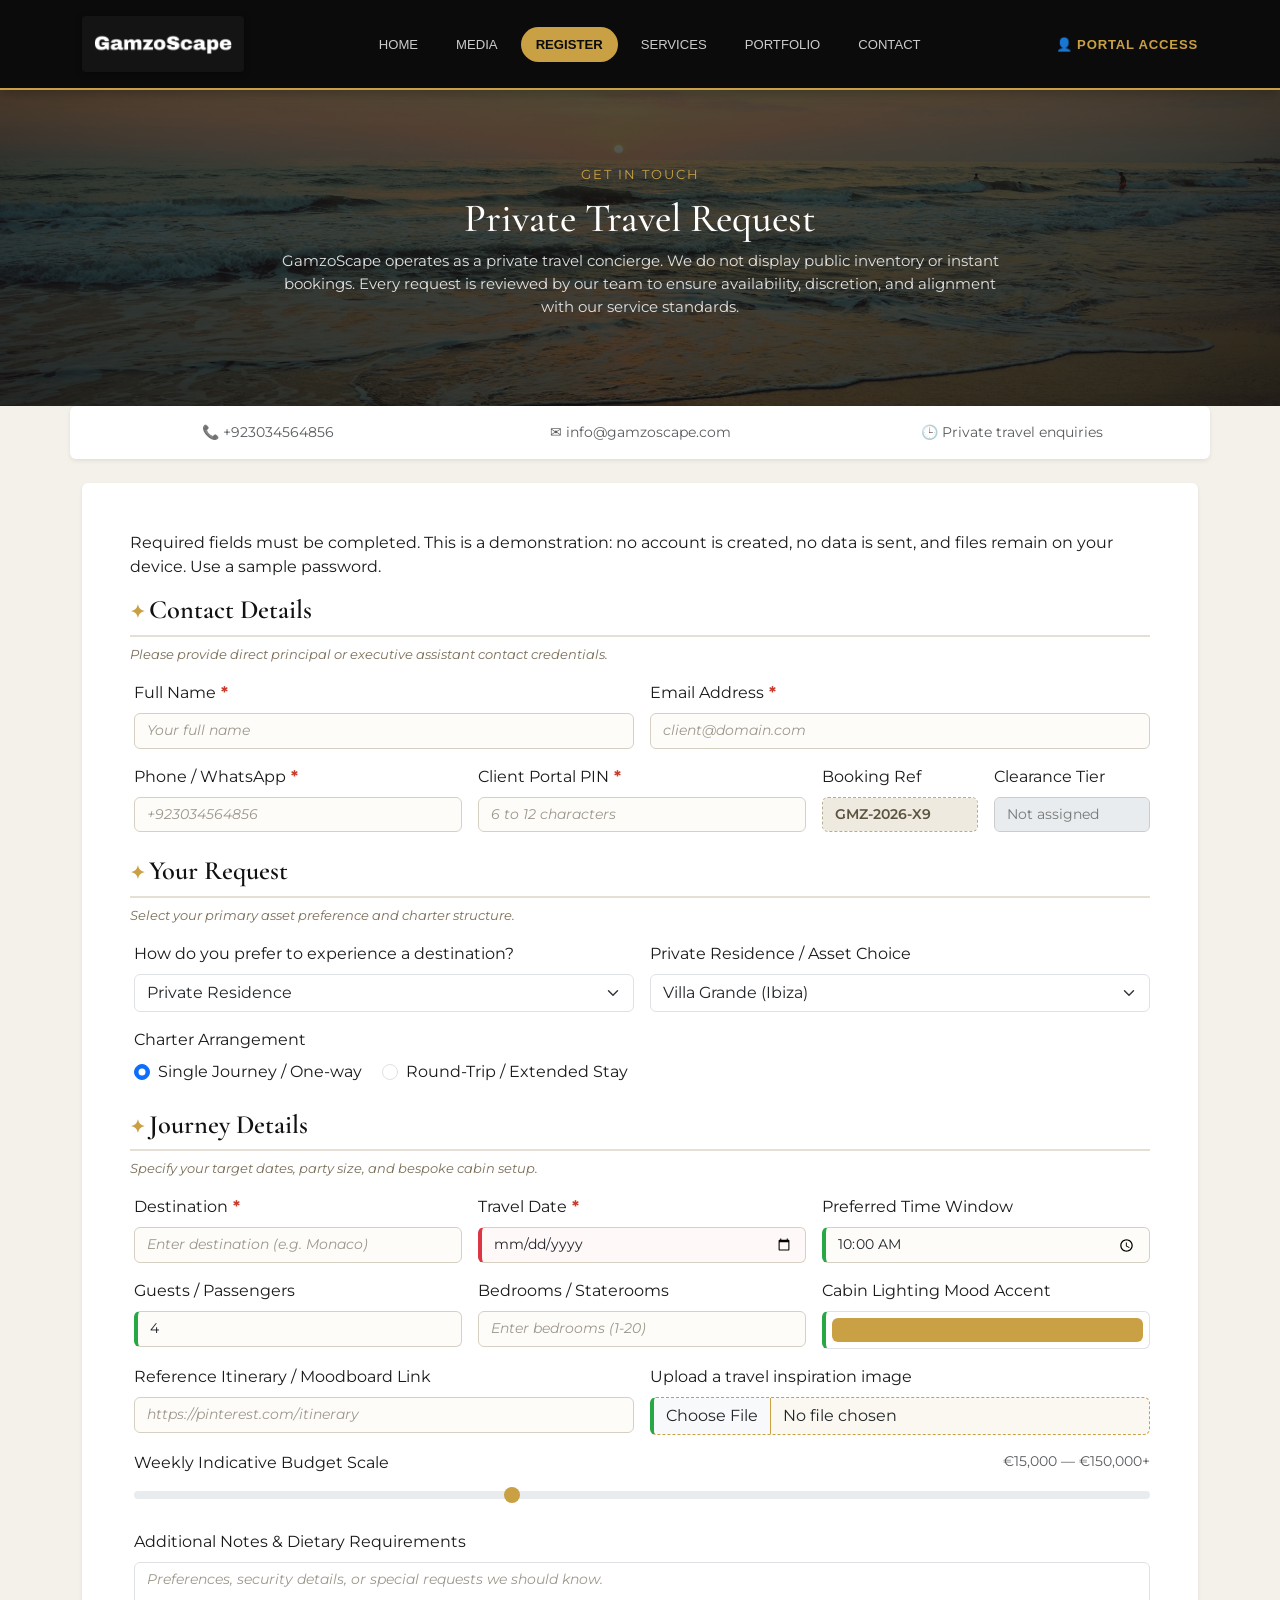
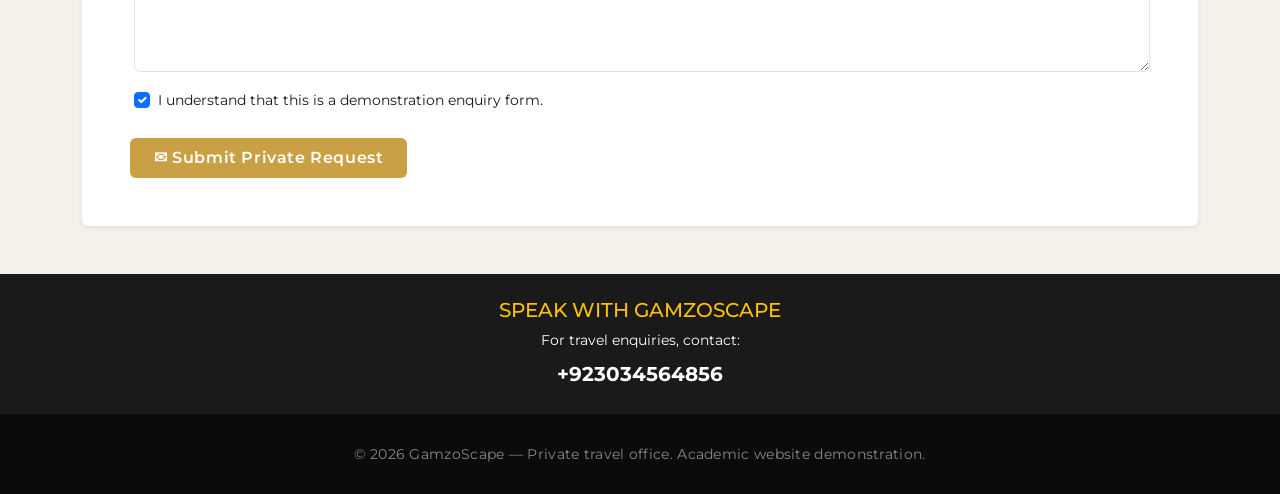
<file: register.html>
<!DOCTYPE html>
<html lang="en">
<head>
  <meta charset="UTF-8">
  <meta name="viewport" content="width=device-width, initial-scale=1.0">
  <title>Private Travel Request | GamzoScape</title>

  <link href="css/bootstrap.min.css" rel="stylesheet">
  <link rel="preconnect" href="https://fonts.googleapis.com">
  <link rel="preconnect" href="https://fonts.gstatic.com" crossorigin>
  <link href="https://fonts.googleapis.com/css2?family=Cormorant+Garamond:wght@500;600;700&family=Montserrat:wght@300;400;500;600&display=swap" rel="stylesheet">
  <link rel="stylesheet" href="css/register.css">
    <link rel="stylesheet" href="css/header.css">
</head>
<body id="register-page">

  <!-- Shared Media-style header for secondary pages. -->
  <header class="gamzo-header header-dark">
        <div class="container d-flex flex-wrap flex-column flex-md-row justify-content-center justify-content-xl-between align-items-center gap-3">
            <a href="index.html" aria-label="GamzoScape home">
                <img src="assets/images/logo.png" alt="GamzoScape" class="brand-logo-img">
            </a>
            <nav class="main-nav" aria-label="Main navigation">
                <ul class="d-flex flex-wrap justify-content-center list-unstyled m-0 p-0 gap-2">
                    <li><a href="index.html">Home</a></li>
                    <li><a href="media.html">Media</a></li>
                    <li><a href="register.html" class="active" aria-current="page">Register</a></li>
                    <li><a href="services.html">Services</a></li>
                    <li><a href="portfolio.html">Portfolio</a></li>
                    <li><a href="contact.html">Contact</a></li>
                </ul>
            </nav>
            <div class="header-actions d-none d-xl-block">
                <a href="register.html" class="login-btn">&#128100; PORTAL ACCESS</a>
            </div>
        </div>
    </header>

  <section class="request-hero text-center text-white py-5">
    <div class="container py-4">
      <span class="gold-subtitle text-uppercase">Get in Touch</span>
      <h1 class="page-title my-2">Private Travel Request</h1>
      <p class="hero-desc mx-auto">
        GamzoScape operates as a private travel concierge. We do not display public inventory or instant bookings. Every request is reviewed by our team to ensure availability, discretion, and alignment with our service standards.
      </p>
    </div>
  </section>

  <div class="container quick-contact-bar bg-white shadow-sm rounded p-3 mb-4">
    <div class="row text-center text-muted small g-2">
      <div class="col-md-4">&#128222; +923034564856</div>
      <div class="col-md-4">&#9993; info@gamzoscape.com</div>
      <div class="col-md-4">&#128338; Private travel enquiries</div>
    </div>
  </div>

  <main class="container mb-5">
    <div class="form-card bg-white p-4 p-md-5 rounded shadow-sm">
      <!-- Form covers all 14 required input types and 9 required attributes -->
      <form id="request-form" class="concierge-form"><p class="section-helper-note">Required fields must be completed. This is a demonstration: no account is created, no data is sent, and files remain on your device. Use a sample password.</p>

        <h4 class="form-section-title">Contact Details</h4>
        <p class="section-helper-note">Please provide direct principal or executive assistant contact credentials.</p>
        <div class="row g-3 mb-4">
          <!-- 1. text + required + minlength + maxlength -->
          <div class="col-md-6">
            <label for="fullName" class="form-label">Full Name</label>
            <input type="text" class="form-control" id="fullName" name="fullName" placeholder="Your full name" required minlength="3" maxlength="50">
          </div>
          <!-- 2. email + required -->
          <div class="col-md-6">
            <label for="email" class="form-label">Email Address</label>
            <input type="email" class="form-control" id="email" name="email" placeholder="client@domain.com" required>
          </div>
          <!-- text + maxlength -->
          <div class="col-md-4">
            <label for="phone" class="form-label">Phone / WhatsApp</label>
            <input type="text" class="form-control" id="phone" name="phone" placeholder="+923034564856" required minlength="8" maxlength="18">
          </div>
          <!-- 3. password + required + minlength + maxlength -->
          <div class="col-md-4">
            <label for="portalPass" class="form-label">Client Portal PIN</label>
            <input type="password" class="form-control" id="portalPass"  placeholder="6 to 12 characters" required minlength="6" maxlength="12">
          </div>
          <!-- readonly attribute -->
          <div class="col-md-2">
            <label for="refId" class="form-label">Booking Ref</label>
            <input type="text" class="form-control" id="refId" name="refId" value="GMZ-2026-X9" readonly>
          </div>
          <!-- disabled attribute -->
          <div class="col-md-2">
            <label for="clearanceTier" class="form-label">Clearance Tier</label>
            <input type="text" class="form-control" id="clearanceTier" name="clearanceTier" value="Not assigned" disabled>
          </div>
        </div>

        <h4 class="form-section-title">Your Request</h4>
        <p class="section-helper-note">Select your primary asset preference and charter structure.</p>
        <div class="row g-3 mb-4">
          <!-- 4. select + disabled + selected -->
          <div class="col-md-6">
            <label for="experienceType" class="form-label">How do you prefer to experience a destination?</label>
            <select class="form-select" id="experienceType" name="experienceType" required>
              <option value="" disabled>Select Experience...</option>
              <option value="residence" selected>Private Residence</option>
              <option value="yacht">Superyacht Charter</option>
              <option value="aviation">Private Aviation</option>
            </select>
          </div>
          <div class="col-md-6">
            <label for="residenceList" class="form-label">Private Residence / Asset Choice</label>
            <select class="form-select" id="residenceList" name="residenceList">
              <option value="villa-grande" selected>Villa Grande (Ibiza)</option>
              <option value="villa-amira">Villa Amira (Marbella)</option>
              <option value="amaryllis">Amaryllis Yacht (60m)</option>
              <option value="g800">Gulfstream G800 Heavy Jet</option>
              <option value="island-vault" disabled>Calivigny Island (Season Fully Booked)</option>
            </select>
          </div>
          <!-- 5. radio + checked -->
          <div class="col-12">
            <label class="form-label d-block">Charter Arrangement</label>
            <div class="form-check form-check-inline">
              <input class="form-check-input" type="radio" name="charterType" id="oneWay" value="oneway" checked>
              <label class="form-check-label" for="oneWay">Single Journey / One-way</label>
            </div>
            <div class="form-check form-check-inline">
              <input class="form-check-input" type="radio" name="charterType" id="roundTrip" value="roundtrip">
              <label class="form-check-label" for="roundTrip">Round-Trip / Extended Stay</label>
            </div>
          </div>
        </div>

        <h4 class="form-section-title">Journey Details</h4>
        <p class="section-helper-note">Specify your target dates, party size, and bespoke cabin setup.</p>
        <div class="row g-3 mb-4">
          <div class="col-md-4">
            <label for="destination" class="form-label">Destination</label>
            <input type="text" class="form-control" id="destination" name="destination" placeholder="Enter destination (e.g. Monaco)" required>
          </div>
          <!-- 6. date + min + max -->
          <div class="col-md-4">
            <label for="travelDate" class="form-label">Travel Date</label>
            <input type="date" class="form-control" id="travelDate" name="travelDate" min="2026-11-01" max="2027-12-31" required>
          </div>
          <!-- 7. time -->
          <div class="col-md-4">
            <label for="travelTime" class="form-label">Preferred Time Window</label>
            <input type="time" class="form-control" id="travelTime" name="travelTime" value="10:00">
          </div>
          <!-- 8. number + min + max -->
          <div class="col-md-4">
            <label for="guests" class="form-label">Guests / Passengers</label>
            <input type="number" class="form-control" id="guests" name="guests" min="1" max="50" value="4" required>
          </div>
          <div class="col-md-4">
            <label for="bedrooms" class="form-label">Bedrooms / Staterooms</label>
            <input type="number" class="form-control" id="bedrooms" name="bedrooms" min="1" max="20" placeholder="Enter bedrooms (1-20)">
          </div>
          <!-- 9. color -->
          <div class="col-md-4">
            <label for="moodColor" class="form-label">Cabin Lighting Mood Accent</label>
            <input type="color" class="form-control form-control-color w-100" id="moodColor" name="moodColor" value="#caa044">
          </div>
          <!-- 10. url -->
          <div class="col-md-6">
            <label for="itineraryUrl" class="form-label">Reference Itinerary / Moodboard Link</label>
            <input type="url" class="form-control" id="itineraryUrl" name="itineraryUrl" placeholder="https://pinterest.com/itinerary">
          </div>
          <!-- 11. file -->
          <div class="col-md-6">
            <label for="manifestFile" class="form-label">Upload a travel inspiration image</label>
            <input type="file" class="form-control" id="manifestFile" accept="image/png,image/jpeg">
          </div>
          <!-- 12. range + min + max -->
          <div class="col-12">
            <label for="budgetRange" class="form-label d-flex justify-content-between">
              <span>Weekly Indicative Budget Scale</span>
              <span class="text-muted small">&euro;15,000 &mdash; &euro;150,000+</span>
            </label>
            <input type="range" class="form-range" id="budgetRange" name="budgetRange" min="15000" max="150000" step="5000" value="65000">
          </div>
          <!-- 13. textarea + minlength + maxlength -->
          <div class="col-12">
            <label for="additionalNotes" class="form-label">Additional Notes &amp; Dietary Requirements</label>
            <textarea class="form-control" id="additionalNotes" name="additionalNotes" rows="4" minlength="10" maxlength="500" placeholder="Preferences, security details, or special requests we should know."></textarea>
          </div>
          <!-- 14. checkbox + required + checked -->
          <div class="col-12">
            <div class="form-check">
              <input class="form-check-input" type="checkbox" id="ndaCheck" name="ndaCheck" required checked>
              <label class="form-check-label small" for="ndaCheck">
                I understand that this is a demonstration enquiry form.
              </label>
            </div>
          </div>
        </div>

        <button type="submit" class="btn btn-gold px-4 py-2">&#9993; Submit Private Request</button>
      </form><div id="form-result" class="alert alert-success mt-4" role="status" tabindex="-1" hidden>Your demo request passed browser validation. No details were sent or stored. For an enquiry, email info@gamzoscape.com.</div>
    </div>
  </main>

  <section class="emergency-banner py-4 text-white text-center">
    <div class="container">
      <h5 class="text-uppercase mb-2 text-warning">Speak with GamzoScape</h5>
      <p class="mb-2 small">For travel enquiries, contact:</p>
      <a href="tel:+923034564856" class="text-white text-decoration-none fw-bold fs-5">+923034564856</a>
    </div>
  </section>

  <footer class="simple-site-footer text-center">
    <div class="container">
      <p class="copyright-text">&copy; 2026 GamzoScape — Private travel office. Academic website demonstration.</p>
    </div>
  </footer>

<script src="js/register.js"></script></body>
</html>
</file>
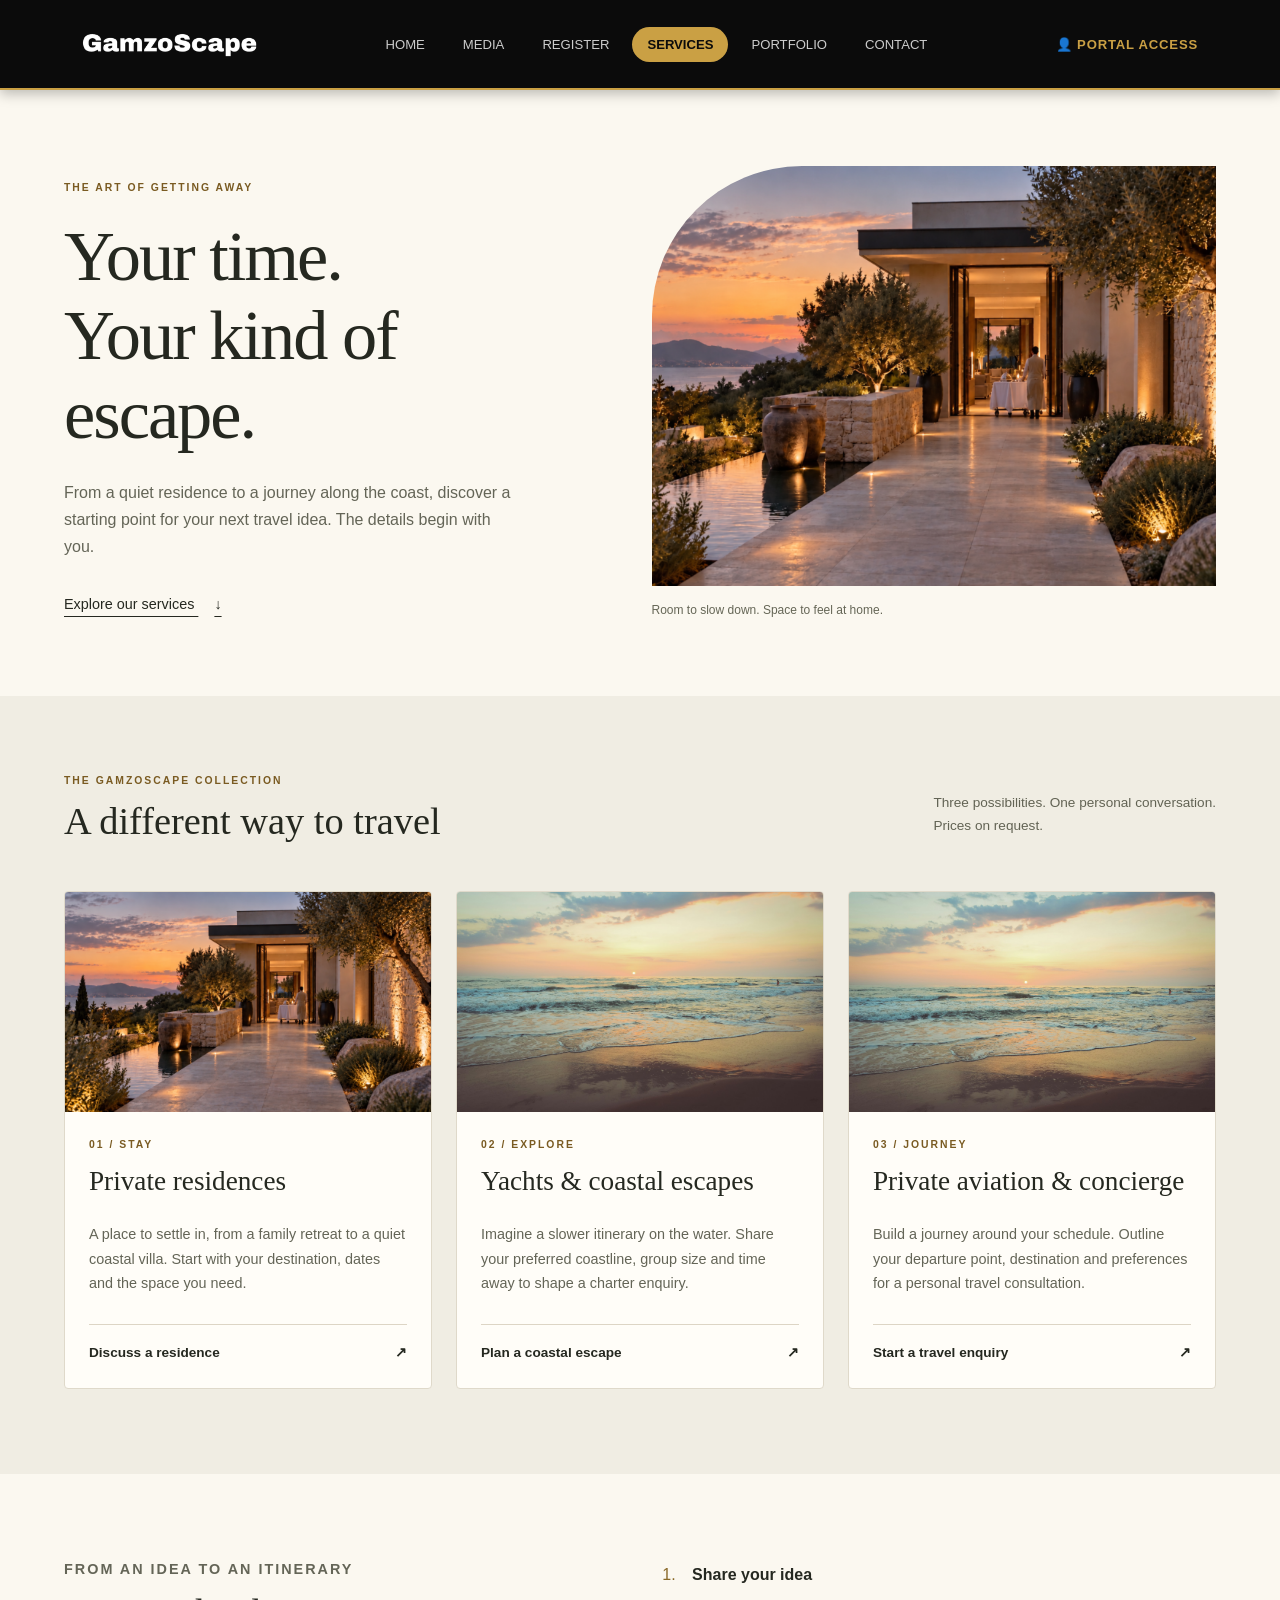
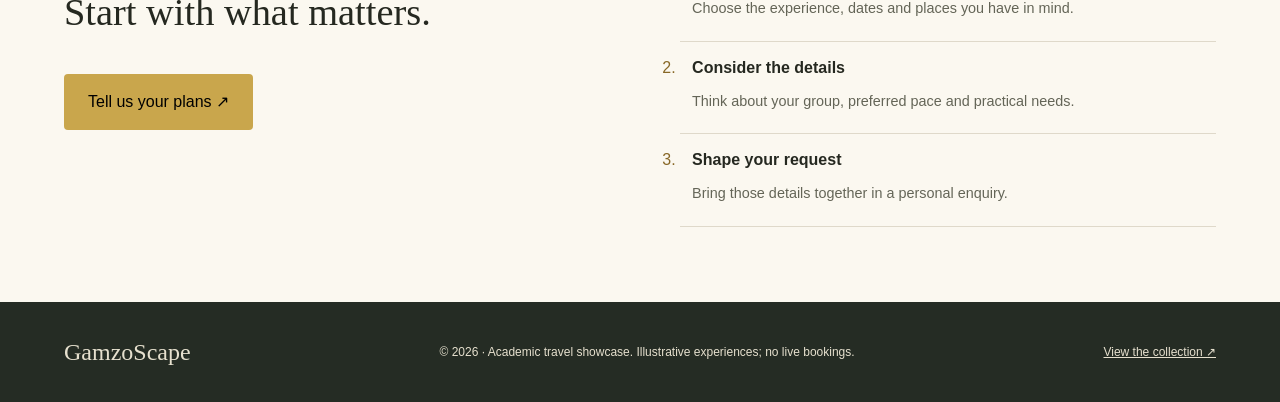
<file: services.html>
<!DOCTYPE html>
<html lang="en">
<head>
    <meta charset="UTF-8">
    <meta name="viewport" content="width=device-width, initial-scale=1.0">
    <meta name="description" content="Explore GamzoScape's private travel, residence and coastal escape concepts.">
    <title>Our Services | GamzoScape</title>
    <link rel="stylesheet" href="css/bootstrap.min.css">
    <link rel="stylesheet" href="css/services.css">
    <link rel="stylesheet" href="css/header.css">
</head>
<body>
    <a class="skip-link visually-hidden-focusable position-fixed top-0 start-0 bg-white px-3 py-2 m-2 z-3" href="#main">Skip to content</a>
    <header class="gamzo-header header-dark">
        <div class="container d-flex flex-wrap flex-column flex-md-row justify-content-center justify-content-xl-between align-items-center gap-3">
            <a href="index.html" aria-label="GamzoScape home">
                <img src="assets/images/logo.png" alt="GamzoScape" class="brand-logo-img">
            </a>
            <nav class="main-nav" aria-label="Main navigation">
                <ul class="d-flex flex-wrap justify-content-center list-unstyled m-0 p-0 gap-2">
                    <li><a href="index.html">Home</a></li>
                    <li><a href="media.html">Media</a></li>
                    <li><a href="register.html">Register</a></li>
                    <li><a href="services.html" class="active" aria-current="page">Services</a></li>
                    <li><a href="portfolio.html">Portfolio</a></li>
                    <li><a href="contact.html">Contact</a></li>
                </ul>
            </nav>
            <div class="header-actions d-none d-xl-block">
                <a href="register.html" class="login-btn">&#128100; PORTAL ACCESS</a>
            </div>
        </div>
    </header>
    <main id="main">
        <section class="services-intro" aria-labelledby="services-title">
            <div class="intro-copy">
                <p class="eyebrow">THE ART OF GETTING AWAY</p>
                <h1 id="services-title">Your time.<br>Your kind of escape.</h1>
                <p>From a quiet residence to a journey along the coast, discover a starting point for your next travel idea. The details begin with you.</p>
                <a class="text-link d-inline-block mt-3" href="#collection">Explore our services <span class="ms-3" aria-hidden="true">↓</span></a>
            </div>
            <figure class="intro-photo m-0">
                <img src="assets/images/1.png" alt="A warmly lit residence overlooking the sea at sunset" width="1024" height="576" class="img-fluid d-block object-fit-cover">
                <figcaption>Room to slow down. Space to feel at home.</figcaption>
            </figure>
        </section>
        <section id="collection" class="collection" aria-labelledby="collection-title">
            <div class="section-heading d-flex flex-wrap justify-content-between align-items-center">
                <div><p class="eyebrow">THE GAMZOSCAPE COLLECTION</p><h2 id="collection-title">A different way to travel</h2></div>
                <p>Three possibilities. One personal conversation.<br>Prices on request.</p>
            </div>
            <!-- Flexbox wraps the cards as the available width changes. -->
            <div class="service-list">
                <article class="service-card card overflow-hidden rounded-1" id="residences">
                    <img src="assets/images/1.png" alt="Stone terrace and private residence beside the coast" width="1024" height="576" loading="lazy" class="img-fluid d-block object-fit-cover">
                    <div class="card-copy card-body d-flex flex-column p-4"><span class="service-number">01 / STAY</span>
                        <h3>Private residences</h3>
                        <p>A place to settle in, from a family retreat to a quiet coastal villa. Start with your destination, dates and the space you need.</p>
                        <a href="contact.html#enquiry-form" class="d-flex justify-content-between mt-auto pt-3 gap-2 text-decoration-none fw-bold">Discuss a residence <span aria-hidden="true">↗</span></a>
                    </div>
                </article>
                <article class="service-card card overflow-hidden rounded-1" id="coastal">
                    <img src="assets/images/journey.jpg" alt="Gentle waves reaching a sandy beach at sunset" width="1920" height="1243" loading="lazy" class="img-fluid d-block object-fit-cover">
                    <div class="card-copy card-body d-flex flex-column p-4"><span class="service-number">02 / EXPLORE</span>
                        <h3>Yachts &amp; coastal escapes</h3>
                        <p>Imagine a slower itinerary on the water. Share your preferred coastline, group size and time away to shape a charter enquiry.</p>
                        <a href="contact.html#enquiry-form" class="d-flex justify-content-between mt-auto pt-3 gap-2 text-decoration-none fw-bold">Plan a coastal escape <span aria-hidden="true">↗</span></a>
                    </div>
                </article>
                <article class="service-card card overflow-hidden rounded-1" id="aviation">
                    <img class="sky-image img-fluid d-block object-fit-cover" src="assets/images/journey.jpg" alt="An open sky above the sea, illustrating the freedom of private travel" width="1920" height="1243" loading="lazy">
                    <div class="card-copy card-body d-flex flex-column p-4"><span class="service-number">03 / JOURNEY</span>
                        <h3>Private aviation &amp; concierge</h3>
                        <p>Build a journey around your schedule. Outline your departure point, destination and preferences for a personal travel consultation.</p>
                        <a href="contact.html#enquiry-form" class="d-flex justify-content-between mt-auto pt-3 gap-2 text-decoration-none fw-bold">Start a travel enquiry <span aria-hidden="true">↗</span></a>
                    </div>
                </article>
            </div>
        </section>
        <section class="service-process d-flex flex-wrap justify-content-between mx-auto" aria-labelledby="process-title">
            <div><p class="eyebrow my-2">FROM AN IDEA TO AN ITINERARY</p><h2 id="process-title">Start with what matters.</h2><a class="button btn btn-warning border-0 rounded-1 px-4 py-3 mt-3 mb-4" href="contact.html">Tell us your plans <span aria-hidden="true">↗</span></a></div>
            <ol class="m-0 ps-4">
                <li><strong>Share your idea</strong><p class="my-2">Choose the experience, dates and places you have in mind.</p></li>
                <li><strong>Consider the details</strong><p class="my-2">Think about your group, preferred pace and practical needs.</p></li>
                <li><strong>Shape your request</strong><p class="my-2">Bring those details together in a personal enquiry.</p></li>
            </ol>
        </section>
    </main>
    <footer class="d-flex flex-wrap flex-column flex-md-row align-items-start align-items-md-center justify-content-between gap-3"><a href="index.html">GamzoScape</a><p>© 2026 · Academic travel showcase. Illustrative experiences; no live bookings.</p><a href="portfolio.html">View the collection ↗</a></footer>
</body>
</html>
</file>
<file: css/home.css>
/* ==========================================================================
   PAGE 1: HOME.CSS
   Rubric Practised: Element, Class & ID Selectors; Text & Font Properties;
   Borders; Background Colours; Distinct Navbar Style #1.
   ========================================================================== */

/* Universal Reset */
* {
    margin: 0;
    padding: 0;
    box-sizing: border-box;
}

/* ELEMENT SELECTORS (Rubric Requirement) */
body {
    font-family: 'Montserrat', sans-serif;
    background-color: #fcfaf4;
    color: #1a1a1a;
    line-height: 1.65;
}

h1, h2, h4 {
    font-family: 'Cormorant Garamond', Georgia, serif;
}

p {
    font-size: 0.96rem;
    letter-spacing: 0.2px;
}

strong {
    font-weight: 600;
    color: #111111;
}

/* ID SELECTORS (Rubric Requirement) */
#home-page {
    background-color: #fcfaf4;
}

#hero-banner {
    position: relative;
    min-height: 94vh;
    background-color: #101010;
    overflow: hidden;
    color: #ffffff;
    padding-bottom: 80px;
    border-bottom: 4px solid #caa044;
}

#why-gamzoscape {
    background-color: #fcfaf4;
    border-bottom: 1px solid #ebe5d5;
}

#main-footer {
    background-color: #0b0b0b;
    color: #888888;
    padding: 35px 0;
    border-top: 2px solid #caa044;
}

/* NAVBAR STYLE #1: Transparent Glass Header with Gold Bottom Underline */
.gamzo-header {
    position: relative;
    z-index: 3;
    width: 100%;
    padding: 20px 0;
    background-color: rgba(0, 0, 0, 0.35);
    border-bottom: 1px solid rgba(202, 160, 68, 0.35);
}

.brand-logo-img {
    height: 60px;
    max-width: 240px;
    width: auto;
    display: block;
    object-fit: contain;
}

.main-nav ul li a {
    color: #e5e5e5;
    text-decoration: none;
    font-size: 0.84rem;
    font-weight: 500;
    text-transform: uppercase;
    letter-spacing: 1px;
    padding-bottom: 5px;
    border-bottom: 2px solid transparent;
    transition: all 0.25s ease;
}

.main-nav ul li a:hover,
.main-nav ul li a.active {
    color: #ffffff;
    border-bottom: 2px solid #caa044;
}

.login-btn {
    color: #ffffff;
    text-decoration: none;
    font-size: 0.8rem;
    font-weight: 600;
    letter-spacing: 1.2px;
    padding: 8px 16px;
    border: 1px solid #caa044;
    border-radius: 3px;
    background-color: rgba(202, 160, 68, 0.15);
}

.login-btn:hover {
    background-color: #caa044;
    color: #111111;
}

/* CLASS SELECTORS & TEXT/FONT PROPERTIES */
.serif-heading {
    font-size: 2.75rem;
    font-weight: 600;
    color: #111111;
    text-transform: capitalize;
    letter-spacing: 0.5px;
}

.serif-italic {
    font-family: 'Cormorant Garamond', Georgia, serif;
    font-style: italic;
    font-size: 1.15rem;
    color: #f3d486;
}

.gold-accent-text {
    color: #e0b656;
    font-style: italic;
}

.inline-highlight {
    background-color: #f3ead3;
    padding: 2px 8px;
    border-bottom: 1px dashed #caa044;
    font-weight: 500;
}

.gold-divider {
    width: 65px;
    height: 3px;
    background-color: #c99a38;
    margin: 12px auto 35px auto;
}

.hero-bg-video {
    position: absolute;
    top: 50%;
    left: 50%;
    min-width: 100%;
    min-height: 100%;
    width: auto;
    height: auto;
    transform: translate(-50%, -50%);
    object-fit: cover;
    z-index: 1;
}

.hero-video-overlay {
    position: absolute;
    top: 0;
    left: 0;
    width: 100%;
    height: 100%;
    background: linear-gradient(rgba(0, 0, 0, 0.62), rgba(0, 0, 0, 0.78));
    z-index: 2;
}

.hero-body-wrapper {
    position: relative;
    z-index: 3;
    padding-top: 75px;
}

.hero-kicker {
    display: inline-block;
    font-size: 0.78rem;
    font-weight: 600;
    letter-spacing: 2.5px;
    color: #caa044;
    margin-bottom: 12px;
}

.hero-headline {
    font-size: 3.5rem;
    font-weight: 600;
    line-height: 1.15;
    color: #ffffff;
    margin-bottom: 22px;
    text-shadow: 0 2px 10px rgba(0, 0, 0, 0.45);
}

.hero-subtext {
    font-size: 1.05rem;
    color: #e5e5e5;
    margin-bottom: 34px;
}

.hero-subtext strong {
    color: #ffffff;
}

.btn-gamzo {
    display: inline-block;
    padding: 14px 32px;
    font-size: 0.9rem;
    font-weight: 600;
    text-decoration: none;
    text-transform: uppercase;
    letter-spacing: 1px;
    border-radius: 4px;
}

.btn-gold {
    background-color: #caa044;
    color: #ffffff;
    border: 2px solid #caa044;
    box-shadow: 0 4px 14px rgba(202, 160, 68, 0.3);
    transition: all 0.25s ease;
}

.btn-gold:hover {
    background-color: #b38a32;
    border-color: #b38a32;
    color: #ffffff;
}

/* Sections, Borders & Background Colours */
.intro-section, .workflow-section, .offices-section {
    padding: 85px 0;
    background-color: #fcfaf4;
}

.intro-copy-wrapper {
    max-width: 780px;
}

.intro-bold-lead {
    font-size: 1.35rem;
    font-weight: 600;
    margin-bottom: 16px;
}

.intro-paragraph, .intro-paragraph-sub {
    color: #4a4a4a;
    margin-bottom: 14px;
}

.quote-banner {
    background: linear-gradient(rgba(0,0,0,0.5), rgba(0,0,0,0.6)),
                url('../assets/images/journey.jpg') center/cover;
    padding: 95px 0;
    color: #ffffff;
    border-top: 3px solid #caa044;
    border-bottom: 3px solid #caa044;
}

.quote-banner-title {
    font-size: 3rem;
    margin-bottom: 24px;
}

.featured-villa-img {
    border: 3px solid #e2d7be;
}

.step-card, .service-spec-card {
    display: flex;
    align-items: center;
    background-color: #ffffff;
    border: 1px solid #d8c394;
    border-left: 4px solid #caa044;
    border-radius: 4px;
    padding: 16px 20px;
    margin-bottom: 14px;
}

.step-counter, .service-icon-box {
    font-size: 1.9rem;
    font-weight: 700;
    color: #9d7b33;
    margin-right: 20px;
    min-width: 45px;
    text-align: center;
}

.services-preview-section {
    padding: 85px 0;
    background-color: #f4efe2;
    border-top: 1px solid #e5dec9;
    border-bottom: 1px solid #e5dec9;
}

.services-video-container {
    position: relative;
    width: 100%;
    background-color: #000000;
    border: 2px solid #caa044;
}

.services-video {
    width: 100%;
    height: 380px;
    object-fit: cover;
    display: block;
}

.office-location-card {
    background-color: #ffffff;
    border: 1px solid #dfd8c6;
    border-top: 3px solid #caa044;
    border-radius: 6px;
    padding: 30px 22px;
    text-align: left;
    box-shadow: 0 3px 12px rgba(0, 0, 0, 0.04);
}

.office-city {
    font-size: 1.6rem;
    font-weight: 700;
    color: #111111;
    margin-bottom: 12px;
}

.footer-nav-links a {
    color: #caa044;
    text-decoration: none;
    font-size: 0.85rem;
    margin: 0 8px;
}

.footer-nav-links a:hover {
    text-decoration: underline;
}

.copyright-text {
    font-size: 0.84rem;
    margin: 0;
    letter-spacing: 0.3px;
}

/* Screenshot refinements and responsive layout. Bootstrap supplies the columns. */
.gamzo-header {
    background: transparent;
    border: 0;
    padding: 22px 0;
}

.gamzo-header > .container {
    gap: 20px;
}

.brand-logo-img {
    width: 205px;
    height: auto;
    max-height: 65px;
}

.main-nav ul {
    justify-content: center;
}

.main-nav ul li a {
    font-size: .76rem;
    letter-spacing: .3px;
    text-transform: none;
}

.login-btn {
    border: 0;
    background: transparent;
    letter-spacing: 0;
    font-size: .8rem;
    padding: 0;
}

#hero-banner {
    min-height: 100vh;
    padding-bottom: 68px;
    border: 0;
}

.hero-bg-video {
    width: 100%;
    height: 100%;
}

.hero-video-overlay {
    pointer-events: none;
    background: linear-gradient(90deg,rgba(0,0,0,.48),rgba(0,0,0,.13));
}

.hero-body-wrapper {
    padding-top: clamp(100px,23vh,250px);
    pointer-events: none;
}

.hero-content {
    width: 100%;
    max-width: 1000px;
}

.hero-headline {
    max-width: 850px;
    font-size: clamp(42px,4.9vw,76px);
    line-height: 1;
    font-weight: 600;
}

.hero-subtext {
    max-width: 680px;
    font-size: 16px;
}

.hero-cta-group {
    display: flex;
    gap: 12px;
    flex-wrap: wrap;
    pointer-events: auto;
}

.btn-gamzo {
    font-size: 12px;
    text-transform: none;
    letter-spacing: 0;
    padding: 12px 17px;
    background: #c4a22d;
    border-color: #c4a22d;
    border-radius: 3px;
    box-shadow: none;
}

.serif-heading {
    font-size: clamp(36px,4vw,60px);
}

.gold-divider {
    width: 140px;
    background: #c4a22d;
    margin-bottom: 45px;
}

.intro-section {
    padding: 50px 0 65px;
}

.intro-copy-wrapper {
    max-width: 920px;
}

.intro-paragraph, .intro-paragraph-sub {
    text-align: left;
}

.quote-banner {
    text-align: left !important;
    color: #fff;
    border: 0;
    padding: 100px 0;
    background-position: center;
}

.quote-banner-title {
    font-family: 'Cormorant Garamond',Georgia,serif;
    font-size: 54px;
    line-height: 1;
}

.workflow-section, .services-preview-section {
    background: linear-gradient(#fffefa,#f8f3e5);
    border: 0;
    padding: 65px 0 85px;
}

.featured-villa-img {
    width: 100%;
    aspect-ratio: 16/9;
    object-fit: cover;
    border: 0;
    border-radius: 0 !important;
    box-shadow: none !important;
}

.step-card, .service-spec-card {
    border: 1px solid #c4a22d;
    border-radius: 0;
    min-height: 96px;
    margin-bottom: 17px;
}

.step-counter {
    font-family: Georgia,serif;
    font-size: 48px;
    font-weight: 400;
}

.step-title, .service-spec-info h3 {
    font-family: Georgia,serif;
    font-size: 17px;
}

.step-text, .service-spec-info p {
    font-size: 12px;
}

.services-video-container {
    border: 0;
    border-radius: 0 !important;
    box-shadow: none !important;
}

.services-video {
    height: 455px;
}

.offices-section {
    background: #f7f8f9;
}

.office-location-card {
    border: 0;
    border-radius: 0;
    box-shadow: none;
    min-height: 240px;
}

.office-detail {
    font-size: 12px;
    color: #62666c;
}

.office-detail a {
    color: inherit;
    text-decoration: none;
}

.office-glyph {
    color: #ba9730;
    margin-right: 8px;
}

.contact-float {
    position: fixed;
    bottom: 25px;
    right: 25px;
    z-index: 9;
    padding: 10px 18px;
    border-radius: 30px;
    background: white;
    color: #303629;
    box-shadow: 0 4px 20px #0002;
    text-decoration: none;
}

:focus-visible {
    outline: 3px solid #bc972c;
    outline-offset: 4px;
}

@media(max-width:1199px) {
    .header-actions {
        display: none;
    }
    
    .gamzo-header > .container {
        justify-content: center !important;
    }
}

@media(max-width:767px) {
    .gamzo-header > .container {
        flex-direction: column;
    }
    
    .main-nav ul {
        gap: 12px !important;
    }
    
    .hero-body-wrapper {
        padding-top: 90px;
    }
    
    .hero-headline {
        font-size: 44px;
    }
    
    .hero-subtext {
        font-size: 14px;
    }
    
    .hero-cta-group {
        gap: 8px;
    }
    
    .btn-gamzo {
        padding: 10px 12px;
    }
    
    .quote-banner {
        padding: 70px 0;
    }
    
    .quote-banner-title {
        font-size: 40px;
    }
    
    .services-video {
        height: auto;
    }
    
    .contact-float {
        bottom: 12px;
        right: 12px;
        font-size: 12px;
    }
}

@media(prefers-reduced-motion:reduce) {
    * {
        scroll-behavior: auto !important;
        transition: none !important;
    }
}
</file>
<file: css/contact.css>
/* Contact: Grid and Flexbox with responsive form feedback. */
body {
    font-family: Arial, sans-serif;
    color: #272b27;
}

h1,
h2,
h3 {
    font-family: Georgia, serif;
    font-weight: 400;
    line-height: 1.15;
}

p {
    margin: 1em 0;
}

a {
    color: inherit;
    text-underline-offset: 5px;
}

.eyebrow {
    color: #806025;
    font-size: .65rem;
    font-weight: 700;
    letter-spacing: 2px;
}

:focus-visible {
    outline: 3px solid #997624;
    outline-offset: 4px;
}

.field-error {
    display: block;
    color: #a52c22;
    font-size: .75rem;
    margin-top: 4px;
}

.field-error:empty {
    display: none;
}

.form-control[aria-invalid="true"],
.form-select[aria-invalid="true"] {
    border-color: #b84032;
    background-color: #fff9f6;
}

.form-status[data-state="error"] {
    color: #a52c22;
}

.form-status[data-state="success"] {
    color: #294e32;
    border-left: 3px solid #617654;
    padding-left: 14px;
}

footer {
    padding: 28px 5%;
    font-size: .75rem;
}

footer>a:first-child {
    font: 1.5rem Georgia, serif;
    text-decoration: none;
}

body {
    background: #f9f7f1;
    font-size: 15px;
    line-height: 1.7;
}

h1 {
    font-size: clamp(2.6rem, 4.5vw, 4.6rem);
    letter-spacing: -1.5px;
    margin: 18px 0 0;
}

h2 {
    font-size: 2rem;
    margin: 14px 0 20px;
}

.contact-intro {
    display: grid;
    grid-template-columns: 1.5fr 1fr;
    align-items: end;
    gap: 30px;
    padding: 60px 5% 45px;
    max-width: 1380px;
    margin: auto;
}

.contact-intro>p {
    color: #6c6e61;
    padding-bottom: 4px;
}

.contact-layout {
    display: grid;
    grid-template-columns: minmax(0, .85fr) minmax(0, 1.15fr);
    gap: 6%;
    max-width: 1380px;
    padding: 10px 5% 70px;
    margin: auto;
    align-items: start;
}

.about-panel {
    background: #e9eee6;
}

.about-panel>img {
    width: 100%;
    height: 240px;
}

.about-copy {
    padding: 32px;
}

.about-copy>p:not(.eyebrow) {
    color: #5b6658;
    font-size: .9rem;
}

.about-copy>a {
    display: inline-block;
    margin-top: 20px;
    font-size: .85rem;
}

.enquiry-panel {
    min-width: 0;
}

.enquiry-panel>.eyebrow {
    margin-top: 0;
}

.form-control,
.form-select {
    background-color: #fffefb;
    border-color: #c9c7b9;
}

.form-control:focus,
.form-select:focus {
    border-color: #617654;
    box-shadow: 0 0 0 .2rem rgba(97, 118, 84, .2);
}

.form-actions {
    display: flex;
    flex-wrap: wrap;
    align-items: center;
    gap: 20px;
}

.form-status:empty {
    display: none;
}

.before-enquiry {
    padding: 45px 5% 55px;
    background: linear-gradient(110deg, #e9eee6, #f1f0e6);
}

.before-enquiry>h2 {
    max-width: 1240px;
    margin: 0 auto 30px;
}

.planning-details {
    max-width: 1240px;
}

.planning-details span {
    color: #807042;
    font-size: .75rem;
}

.planning-details h3 {
    font-size: 1.4rem;
    margin: 10px 0;
}

.planning-details p {
    color: #636c5d;
    font-size: .85rem;
}

footer {
    background: #24362b;
    color: #e3e9dc;
}

@media (max-width: 950px) {
    .contact-intro {
        grid-template-columns: 1fr;
        gap: 10px;
        padding-top: 35px;
    }

    .contact-layout {
        gap: 30px;
        grid-template-columns: minmax(0, .8fr) minmax(0, 1fr);
    }

    .about-copy {
        padding: 23px;
    }
}

@media (max-width: 650px) {

    .contact-layout {
        grid-template-columns: minmax(0, 1fr);
        gap: 35px;
    }

    .contact-intro {
        padding-bottom: 25px;
    }

    .about-panel>img {
        height: 210px;
    }
}
</file>
<file: css/header.css>
/* Media-style header shared by every secondary page; Home keeps home.css. */
.header-dark {
    position: sticky; top: 0; z-index: 100;
    background: #0b0b0b; border-bottom: 2px solid #caa044; padding: 16px 0;
    box-shadow: 0 4px 12px rgba(0, 0, 0, .25); font: 16px/1.6 Arial, sans-serif;
}
.header-dark .brand-logo-img {
    height: 56px; max-width: 240px; width: auto; display: block; object-fit: contain;
}
.header-dark .main-nav a {
    display: inline-block; color: #ccc; text-decoration: none;
    font-size: .82rem; font-weight: 500; text-transform: uppercase;
    padding: 7px 15px; border-radius: 20px;
    transition: background-color .2s ease, color .2s ease;
}
.header-dark .main-nav a:hover, .header-dark .main-nav [aria-current="page"] {
    background: #caa044; color: #0b0b0b; font-weight: 600;
}
.header-dark .login-btn {
    display: inline-block; color: #caa044; text-decoration: none;
    font-size: .82rem; font-weight: 600; letter-spacing: .8px;
}
.header-dark a:focus-visible { outline: 3px solid #caa044; outline-offset: 3px; }
@media (max-width: 767px) {
    .header-dark .main-nav a { padding: 8px; font-size: 11px; }
}
@media (prefers-reduced-motion: reduce) {
    .header-dark .main-nav a { transition: none; }
}
</file>
<file: css/media.css>
/* ==========================================================================
   PAGE 2: MEDIA.CSS
   Rubric Practised: Box Model (width, height, margin, padding, box-sizing);
   Background Image; Display, Position, Float, Overflow; Distinct Navbar #2.
   ========================================================================== */

* {
    margin: 0;
    padding: 0;
    box-sizing: border-box; /* Rubric: Box Model */
}

body#media-page {
    font-family: 'Montserrat', sans-serif;
    background-color: #fbf9f4;
    color: #1a1a1a;
    line-height: 1.6;
}

.section-heading, .media-title {
    font-family: 'Cormorant Garamond', Georgia, serif;
}

.section-heading {
    font-size: 2.3rem;
    font-weight: 600;
    text-align: center;
    color: #111111;
}

.gold-line {
    width: 55px;
    height: 3px;
    background-color: #c99a38;
    margin: 10px auto 30px auto;
}

/* NAVBAR STYLE #2: Solid Obsidian Header with Gold Pill Active Link */
.header-dark {
    position: sticky;
    top: 0;
    z-index: 100;
    background-color: #0b0b0b;
    border-bottom: 2px solid #caa044;
    padding: 16px 0;
    box-shadow: 0 4px 12px rgba(0, 0, 0, 0.25);
}

.brand-logo-img {
    height: 56px;
    max-width: 240px;
    width: auto;
    display: block;
    object-fit: contain;
}

.main-nav ul li {
    display: inline-block;
}

.main-nav ul li a {
    display: inline-block;
    color: #cccccc;
    text-decoration: none;
    font-size: 0.82rem;
    font-weight: 500;
    text-transform: uppercase;
    padding: 7px 15px;
    border-radius: 20px;
    transition: all 0.2s ease;
}

.main-nav ul li a:hover,
.main-nav ul li a.active {
    background-color: #caa044;
    color: #0b0b0b;
    font-weight: 600;
}

.login-btn {
    display: inline-block;
    color: #caa044;
    text-decoration: none;
    font-size: 0.82rem;
    font-weight: 600;
    letter-spacing: 0.8px;
}

/* Rubric: Background Image */
.media-hero-banner {
    background: linear-gradient(rgba(0, 0, 0, 0.65), rgba(0, 0, 0, 0.78)),
                url('../assets/images/journey.jpg') center/cover no-repeat;
    padding: 85px 20px;
    text-align: center;
    color: #ffffff;
}

.gold-subtitle {
    display: inline-block;
    color: #caa044;
    font-size: 0.82rem;
    letter-spacing: 2px;
    text-transform: uppercase;
    font-weight: 600;
}

.media-title {
    font-size: 3rem;
    margin: 12px 0;
}

.media-desc {
    max-width: 700px;
    margin: 0 auto;
    color: #dddddd;
    font-size: 0.95rem;
}

.page-container {
    padding-top: 60px;
    padding-bottom: 60px;
}

.showcase-section, .procedure-section, .specs-table-section {
    margin-bottom: 70px;
}

/* Rubric: Float & Box Model */
.floated-media-box {
    float: left;
    width: 48%;
    margin-right: 30px;
    margin-bottom: 20px;
    padding: 14px;
    background-color: #ffffff;
    border: 1px solid #e2ded5;
    border-radius: 6px;
}

/* Rubric: Position (relative parent, absolute badge child) & Overflow */
.video-container {
    position: relative;
    width: 100%;
    border-radius: 6px;
    overflow: hidden;
    background: #000000;
}

.video-container video {
    width: 100%;
    height: auto;
    display: block;
}

.badge-tag {
    position: absolute;
    top: 12px;
    right: 12px;
    background-color: rgba(202, 160, 68, 0.95);
    color: #ffffff;
    font-size: 0.75rem;
    font-weight: 600;
    padding: 4px 12px;
    border-radius: 3px;
    text-transform: uppercase;
}

.audio-container {
    margin-top: 15px;
    padding: 12px;
    background: #faf8f2;
    border: 1px solid #e2ded5;
    border-radius: 4px;
}

.audio-label {
    display: block;
    font-size: 0.82rem;
    font-weight: 600;
    margin-bottom: 6px;
    color: #333333;
}

.audio-container audio {
    width: 100%;
    height: 36px;
}

.text-content h3 {
    font-family: 'Cormorant Garamond', Georgia, serif;
    font-size: 1.85rem;
    margin-bottom: 12px;
}

.text-content p {
    color: #4a4a4a;
    font-size: 0.92rem;
    margin-bottom: 14px;
}

/* Required Image Box Model Styling */
.cabin-preview-card {
    display: inline-block;
    width: 48%;
    margin: 8px 0 16px 0;
    padding: 8px;
    background-color: #ffffff;
    border: 1px solid #dfd8c8;
    border-radius: 6px;
}

.cabin-img {
    width: 100%;
    height: 170px;
    object-fit: cover;
    display: block;
    border-radius: 4px;
}

.cabin-img-caption {
    display: block;
    font-size: 0.78rem;
    color: #666666;
    margin-top: 6px;
    text-align: center;
    font-style: italic;
}

.list-title {
    font-size: 1rem;
    font-weight: 600;
    margin-top: 10px;
    margin-bottom: 10px;
}

.amenities-list {
    list-style-type: disc;
    padding-left: 20px;
    color: #555555;
    font-size: 0.88rem;
}

.amenities-list li {
    margin-bottom: 6px;
}

.clearfix::after {
    content: "";
    display: table;
    clear: both;
}

.procedure-card {
    background: #ffffff;
    border: 1px solid #dfd8c8;
    border-radius: 6px;
    padding: 28px 34px;
}

.charter-steps-list {
    padding-left: 20px;
    color: #444444;
}

.charter-steps-list li {
    margin-bottom: 16px;
    font-size: 0.92rem;
    line-height: 1.5;
}

.charter-steps-list strong {
    color: #111111;
    display: inline-block;
    margin-right: 4px;
}

/* Rubric: Explicit Box Height + Overflow Auto */
.compliance-scroll-box {
    width: 100%;
    height: 255px;
    padding: 22px;
    background-color: #161616;
    color: #d8d8d8;
    border: 1px solid #caa044;
    border-radius: 6px;
    overflow-y: auto;
    font-size: 0.84rem;
}

.scroll-box-title {
    font-family: 'Cormorant Garamond', Georgia, serif;
    color: #caa044;
    font-size: 1.25rem;
    margin-bottom: 12px;
    border-bottom: 1px solid #333333;
    padding-bottom: 6px;
}

.table-caption-text {
    font-size: 0.88rem;
    color: #666666;
    margin-bottom: 20px;
}

/* Rubric: Overflow X on Responsive Table Wrapper */
.table-overflow-wrapper {
    overflow-x: auto;
    background: #ffffff;
    border: 1px solid #e0ded8;
    border-radius: 6px;
    box-shadow: 0 2px 10px rgba(0, 0, 0, 0.04);
}

.specs-table {
    width: 100%;
    border-collapse: collapse;
    font-size: 0.88rem;
    text-align: left;
}

.specs-table th {
    background-color: #1a1a1a;
    color: #caa044;
    padding: 14px 18px;
    font-weight: 600;
    text-transform: uppercase;
    letter-spacing: 0.5px;
}

.specs-table td {
    padding: 14px 18px;
    border-bottom: 1px solid #f0eee6;
    color: #333333;
}

.specs-table tbody tr:hover {
    background-color: #faf8f2;
}

.rate-badge {
    display: inline-block;
    background-color: #eedfb8;
    color: #72571c;
    padding: 3px 9px;
    border-radius: 3px;
    font-size: 0.78rem;
    font-weight: 600;
}

.simple-site-footer {
    background-color: #0b0b0b;
    color: #888888;
    padding: 30px 0;
    border-top: 1px solid #1a1a1a;
}

.copyright-text {
    font-size: 0.85rem;
    margin: 0;
    letter-spacing: 0.3px;
}

.main-nav ul {
    justify-content: center;
}

.gamzo-header > .container {
    gap: 20px;
}

table caption {
    padding: 15px;
    font-size: 12px;
}

th[scope="row"] {
    padding: 18px;
}

.simple-site-footer a {
    color: #d2b45f;
}

@media(max-width:1199px) {
    .header-actions {
        display: none;
    }
    
    .gamzo-header > .container {
        justify-content: center !important;
    }
}

@media(max-width:767px) {
    .gamzo-header > .container {
        flex-direction: column;
    }
    
    .main-nav ul {
        gap: 6px !important;
    }
    
    .main-nav ul li a {
        padding: 8px;
        font-size: 11px;
    }
    
    .floated-media-box {
        float: none;
        width: 100%;
        margin: 0 0 25px;
    }
    
    .media-title {
        font-size: 34px;
    }
    
    .media-hero-banner {
        padding: 55px 0;
    }
}
</file>
<file: css/portfolio.css>
/* Portfolio: named Grid areas, keyframe animations and responsive layouts. */
body {
    color: #292a25;
    font: 16px/1.65 Arial, sans-serif;
}

h1,
h2,
h3 {
    font-family: Georgia, serif;
    font-weight: 400;
    line-height: 1.15;
}

p {
    margin: 1em 0;
}

a {
    color: inherit;
    text-underline-offset: 5px;
}

.eyebrow {
    color: #806124;
    font-size: .65rem;
    font-weight: 700;
    letter-spacing: 2px;
}

:focus-visible {
    outline: 3px solid #a57d2b;
    outline-offset: 5px;
}

footer {
    padding: 30px 5%;
    font-size: .75rem;
}

footer>a:first-child {
    font: 1.5rem Georgia, serif;
    text-decoration: none;
}

body {
    background: #f8f6f0;
}

.gallery-intro {
    max-width: 760px;
    padding: 65px 25px 48px;
    animation: reveal .8s ease both;
}

h1 {
    font-size: clamp(3rem, 6vw, 5.8rem);
    letter-spacing: -2px;
    margin: 20px 0;
}

.gallery-intro>p:not(.eyebrow) {
    max-width: 520px;
    margin: auto;
    color: #696558;
}

.intro-rule {
    display: block;
    width: 65px;
    height: 2px;
    background: #ad873b;
    margin: 32px auto 0;
    transform-origin: left;
    animation: draw-line 1s ease both;
}

.gallery-section {
    max-width: 1320px;
    padding: 0 5% 65px;
}

.gallery-heading {
    align-items: baseline;
    border-top: 1px solid #d7d0be;
}

.gallery-heading h2 {
    font-size: 1.4rem;
    margin: 0;
}

.gallery-heading>p {
    color: #706b5e;
    font-size: .7rem;
}

.travel-gallery {
    display: grid;
    grid-template-columns: 1.2fr 1fr;
    grid-template-areas: "residence coast" "note coast";
    gap: 32px 40px;
    align-items: start;
}

.residence-study {
    grid-area: residence;
}

.coast-study {
    grid-area: coast;
}

.gallery-item {
    min-width: 0;
}

.photo-frame {
    background: #e4dfd3;
}

.gallery-item img {
    width: 100%;
    height: 340px;
    transition: transform .6s ease;
}

.coast-study img {
    height: 580px;
}

.gallery-item:hover img {
    transform: scale(1.035);
}

.image-number {
    color: #8b713e;
    font-size: .75rem;
}

figcaption h3 {
    font-size: 1.45rem;
    margin: 0 0 10px;
}

figcaption p {
    font-size: .58rem;
    letter-spacing: 1.5px;
    color: #756e5d;
    margin: 0;
}

.collection-note {
    grid-area: note;
    border-left: 2px solid #b5964f;
    padding: 0 25px;
    margin: 10px 0;
}

.collection-note h2 {
    font-size: 2.4rem;
    margin: 12px 0;
}

.collection-note>p:not(.eyebrow) {
    max-width: 400px;
    color: #696558;
    font-size: .9rem;
}

.collection-note a {
    font-size: .8rem;
}

.gallery-invitation {
    padding: 60px 25px;
    background: linear-gradient(120deg, #e8e1d0, #f1eddf);
}

.gallery-invitation h2 {
    font-size: clamp(2rem, 4vw, 3.4rem);
    margin: 18px 0;
}

.gallery-invitation>p {
    color: #625d50;
}

@keyframes reveal {
    from {
        opacity: 0;
        transform: translateY(15px);
    }

    to {
        opacity: 1;
        transform: translateY(0);
    }
}

@keyframes draw-line {
    from {
        transform: scaleX(0);
    }

    to {
        transform: scaleX(1);
    }
}

@media (max-width: 900px) {
    .travel-gallery {
        grid-template-columns: 1fr 1fr;
        grid-template-areas: "residence coast" "note note";
        gap: 30px 22px;
    }

    .gallery-item img {
        height: 340px;
    }

    .collection-note>p:not(.eyebrow) {
        max-width: 650px;
    }
}

@media (max-width: 600px) {

    .travel-gallery {
        grid-template-columns: minmax(0, 1fr);
        grid-template-areas: "residence" "coast" "note";
    }

    .gallery-item img {
        height: 300px;
    }

    .gallery-intro {
        padding-top: 38px;
    }

    .gallery-heading {
        align-items: flex-start;
    }

    .gallery-heading>p {
        margin: 0;
    }
}

@media (prefers-reduced-motion: reduce) {

    .gallery-intro,
    .intro-rule {
        animation: none;
    }

    .gallery-item img {
        transition: none;
    }

    .gallery-item:hover img {
        transform: none;
    }
}

footer {
    border-top: 1px solid #d7d0be;
}
</file>
<file: css/register.css>
/* ==========================================================================
   PAGE 3: REGISTER.CSS
   Rubric Practised: Attribute Selectors, Combinators ( , >, +, ~),
   Pseudo-classes (:hover, :focus, :valid, :invalid),
   Pseudo-elements (::before, ::after, ::placeholder); Distinct Navbar #3.
   ========================================================================== */

body#register-page {
    font-family: 'Montserrat', sans-serif;
    background-color: #f4f1ea;
    color: #1a1a1a;
}

.page-title, .form-section-title {
    font-family: 'Cormorant Garamond', Georgia, serif;
}

/* NAVBAR STYLE #3: Warm Ivory & Charcoal Luxury Header (Distinct from Home & Media) */
.header-ivory {
    background-color: #fdfbf7;
    border-bottom: 2px solid #d4c49e;
    padding: 18px 0;
}

.brand-logo-img {
    height: 56px;
    max-width: 240px;
    width: auto;
    display: block;
    object-fit: contain;
    filter: drop-shadow(0 1px 3px rgba(0, 0, 0, 0.4));
    background-color: #141414;
    padding: 6px 12px;
    border-radius: 4px;
}

/* Descendant Combinator ( ) */
.header-ivory .main-nav ul li a {
    color: #2b2b2b;
    text-decoration: none;
    font-size: 0.84rem;
    font-weight: 600;
    text-transform: uppercase;
    letter-spacing: 0.8px;
    padding: 6px 10px;
    border-left: 2px solid transparent;
    transition: all 0.2s ease;
}

.header-ivory .main-nav ul li a:hover,
.header-ivory .main-nav ul li a.active {
    color: #9e7822;
    border-left: 2px solid #caa044;
    background-color: #f3ede0;
}

.header-ivory .login-btn {
    background-color: #141414;
    color: #caa044;
    text-decoration: none;
    font-size: 0.8rem;
    font-weight: 600;
    padding: 9px 16px;
    border-radius: 4px;
}

.request-hero {
    background: linear-gradient(rgba(0, 0, 0, 0.65), rgba(0, 0, 0, 0.7)),
                url('../assets/images/journey.jpg') center/cover;
}

.gold-subtitle {
    color: #caa044;
    font-size: 0.8rem;
    letter-spacing: 2px;
}

.hero-desc {
    max-width: 720px;
    color: #e2e2e2;
    font-size: 0.95rem;
}

/* ==========================================================================
   COMBINATORS (Child >, Adjacent Sibling +, General Sibling ~, Descendant)
   ========================================================================== */

/* 1. Child Combinator (>) */
.concierge-form > h4.form-section-title {
    border-bottom: 2px solid #e5e0d3;
    padding-bottom: 8px;
    margin-top: 12px;
    color: #111111;
    font-size: 1.65rem;
    font-weight: 600;
}

/* 2. Adjacent Sibling Combinator (+) */
h4.form-section-title + p.section-helper-note {
    font-size: 0.83rem;
    color: #7a6e57;
    font-style: italic;
    margin-top: 4px;
    margin-bottom: 16px;
}

/* 3. General Sibling Combinator (~) */
h4.form-section-title ~ .row {
    padding-left: 4px;
}

/* ==========================================================================
   ATTRIBUTE SELECTORS (Rubric Requirement)
   ========================================================================== */

input[type="text"],
input[type="email"],
input[type="password"],
input[type="url"],
input[type="date"],
input[type="time"],
input[type="number"] {
    background-color: #fdfcf9;
    border: 1px solid #d6d0c2;
    font-size: 0.9rem;
}

input[readonly] {
    background-color: #efeae0;
    color: #5c5340;
    font-weight: 600;
    border: 1px dashed #b9ac8e;
    cursor: not-allowed;
}

input[disabled] {
    background-color: #e2e2e2;
    color: #777777;
    border: 1px solid #cccccc;
    cursor: not-allowed;
}

input[type="file"] {
    border: 1px dashed #caa044;
    background-color: #fbf8f1;
}

input[type="range"]::-webkit-slider-thumb {
    background: #caa044;
}

/* ==========================================================================
   PSEUDO-CLASSES (:hover, :focus, :valid, :invalid)
   ========================================================================== */

.form-control:hover,
.form-select:hover {
    border-color: #b89446;
}

.form-control:focus,
.form-select:focus {
    border-color: #caa044;
    background-color: #ffffff;
    box-shadow: 0 0 0 0.22rem rgba(202, 160, 68, 0.25);
}

.form-control:valid:not(:placeholder-shown):not([readonly]):not([disabled]) {
    border-left: 4px solid #28a745;
}

.form-control:invalid:not(:placeholder-shown) {
    border-left: 4px solid #dc3545;
    background-color: #fff8f8;
}

.btn-gold {
    background-color: #caa044;
    color: #ffffff;
    border: none;
    font-weight: 600;
    letter-spacing: 0.6px;
    transition: background-color 0.25s ease, transform 0.2s ease;
}

.btn-gold:hover {
    background-color: #b58d34;
    color: #ffffff;
}

/* ==========================================================================
   PSEUDO-ELEMENTS (::before, ::after, ::placeholder)
   ========================================================================== */

.form-section-title::before {
    content: "✦ ";
    color: #caa044;
    font-size: 1.1rem;
}

label[for="fullName"]::after,
label[for="email"]::after,
label[for="phone"]::after,
label[for="portalPass"]::after,
label[for="destination"]::after,
label[for="travelDate"]::after {
    content: " *";
    color: #c93b2b;
    font-weight: 700;
}

.form-control::placeholder {
    color: #9e988c;
    font-style: italic;
    font-size: 0.85rem;
}

.emergency-banner {
    background-color: #1a1a1a;
}

.simple-site-footer {
    background-color: #0b0b0b;
    color: #888888;
    padding: 30px 0;
    border-top: 1px solid #1a1a1a;
}

.copyright-text {
    font-size: 0.85rem;
    margin: 0;
    letter-spacing: 0.3px;
}

.gamzo-header > .container {
    gap: 20px;
}

.main-nav ul {
    justify-content: center;
}

[hidden] {
    display: none !important;
}

:focus-visible {
    outline: 3px solid #aa862a;
    outline-offset: 3px;
}

@media(max-width:1199px) {
    .header-actions {
        display: none;
    }
    
    .gamzo-header > .container {
        justify-content: center !important;
    }
}

@media(max-width:767px) {
    .gamzo-header > .container {
        flex-direction: column;
    }
    
    .main-nav ul {
        gap: 8px !important;
    }
    
    .main-nav ul li a {
        font-size: 11px;
    }
    
    .page-title {
        font-size: 36px;
    }
}
</file>
<file: css/services.css>
/* Services: Flexbox cards, hover transforms and responsive layouts. */
.button {
    --bs-btn-bg: #c9a64c;
    --bs-btn-hover-bg: #dbbd6f;
}

body {
    font-family: Arial, sans-serif;
}

h1,
h2,
h3 {
    font-family: Georgia, serif;
    font-weight: 400;
    line-height: 1.12;
}

p {
    margin: 1em 0;
}

a {
    color: inherit;
}

.eyebrow,
.service-number {
    color: #7a5b22;
    font-size: .65rem;
    font-weight: 700;
    letter-spacing: 2px;
}

:focus-visible {
    outline: 3px solid #b58b30;
    outline-offset: 5px;
}

footer {
    padding: 28px 5%;
    font-size: .75rem;
}

footer>a:first-child {
    font: 1.5rem Georgia, serif;
    text-decoration: none;
}

html {
    scroll-behavior: smooth;
}

body {
    background: #fbf8f0;
    color: #252820;
    line-height: 1.7;
}

h1 {
    font-size: clamp(2.8rem, 5.5vw, 5.4rem);
    margin: 20px 0 25px;
    letter-spacing: -2px;
}

h2 {
    font-size: clamp(2rem, 3vw, 3rem);
    margin: 10px 0 24px;
}

h3 {
    font-size: 1.7rem;
    margin: 12px 0;
}

.services-intro {
    max-width: 1380px;
    margin: auto;
    padding: 76px 5%;
    display: flex;
    align-items: center;
    gap: 6%;
}

.intro-copy {
    flex: 1 1 45%;
}

.intro-copy>p:not(.eyebrow) {
    max-width: 460px;
    color: #646557;
}

.text-link {
    text-underline-offset: 7px;
    font-size: .9rem;
}

.intro-photo {
    flex: 1 1 49%;
}

.intro-photo img {
    width: 100%;
    height: 420px;
    border-radius: 150px 0 0 0;
}

.intro-photo figcaption {
    font-size: .75rem;
    color: #656656;
    margin-top: 14px;
}

.collection {
    padding: 65px 5% 85px;
    background: #f0ede3;
}













.section-heading {
    max-width: 1240px;
    margin: 0 auto 24px;
    gap: 20px;
}

.section-heading>p {
    font-size: .85rem;
    color: #626354;
}

.service-list {
    display: flex;
    flex-wrap: wrap;
    justify-content: center;
    align-items: stretch;
    gap: 24px;
    max-width: 1240px;
    margin: auto;
}

.service-card {
    flex: 1 1 280px;
    background: #fffdf8;
    color: inherit;
    border-color: #dfd9ca;
    transition: transform .25s ease, box-shadow .25s ease;
}

.service-card:hover,
.service-card:focus-within {
    transform: translateY(-7px);
    box-shadow: 0 16px 28px rgba(37, 44, 36, .13);
}

.service-card>img {
    width: 100%;
    height: 220px;
}

.service-card>.sky-image {
    object-position: 50% 0;
}

.card-copy p {
    color: #646557;
    font-size: .9rem;
    margin-bottom: 28px;
}

.card-copy a {
    border-top: 1px solid #ddd5c5;
    font-size: .85rem;
}

.card-copy a:hover {
    color: #805c14;
}

.service-process {
    gap: 8%;
    padding: 75px 5%;
    max-width: 1380px;
}

.service-process>div {
    flex: 1 1 320px;
}

.service-process ol {
    flex: 1 1 380px;
}

.service-process li {
    padding: 12px 0 12px 12px;
    border-bottom: 1px solid #dfd9ca;
}

.service-process li::marker {
    color: #886827;
}

.service-process p {
    font-size: .9rem;
    color: #646557;
}

@media (max-width: 900px) {
    .services-intro {
        gap: 30px;
        padding-top: 45px;
    }

    .intro-photo img {
        height: 350px;
    }
}

@media (max-width: 600px) {
    .services-intro {
        flex-direction: column;
        align-items: stretch;
        padding: 38px 6%;
    }

    .intro-photo img {
        height: 260px;
        border-radius: 80px 0 0 0;
    }

    .collection,
    .service-process {
        padding: 42px 6%;
    }

    .service-card {
        flex-basis: 100%;
    }
}

@media (prefers-reduced-motion: reduce) {
    html {
        scroll-behavior: auto;
    }

    .service-card {
        transition: none;
    }

    .service-card:hover,
    .service-card:focus-within {
        transform: none;
    }
}

footer {
    background: #252c24;
    color: #e6e0ce;
}
</file>
